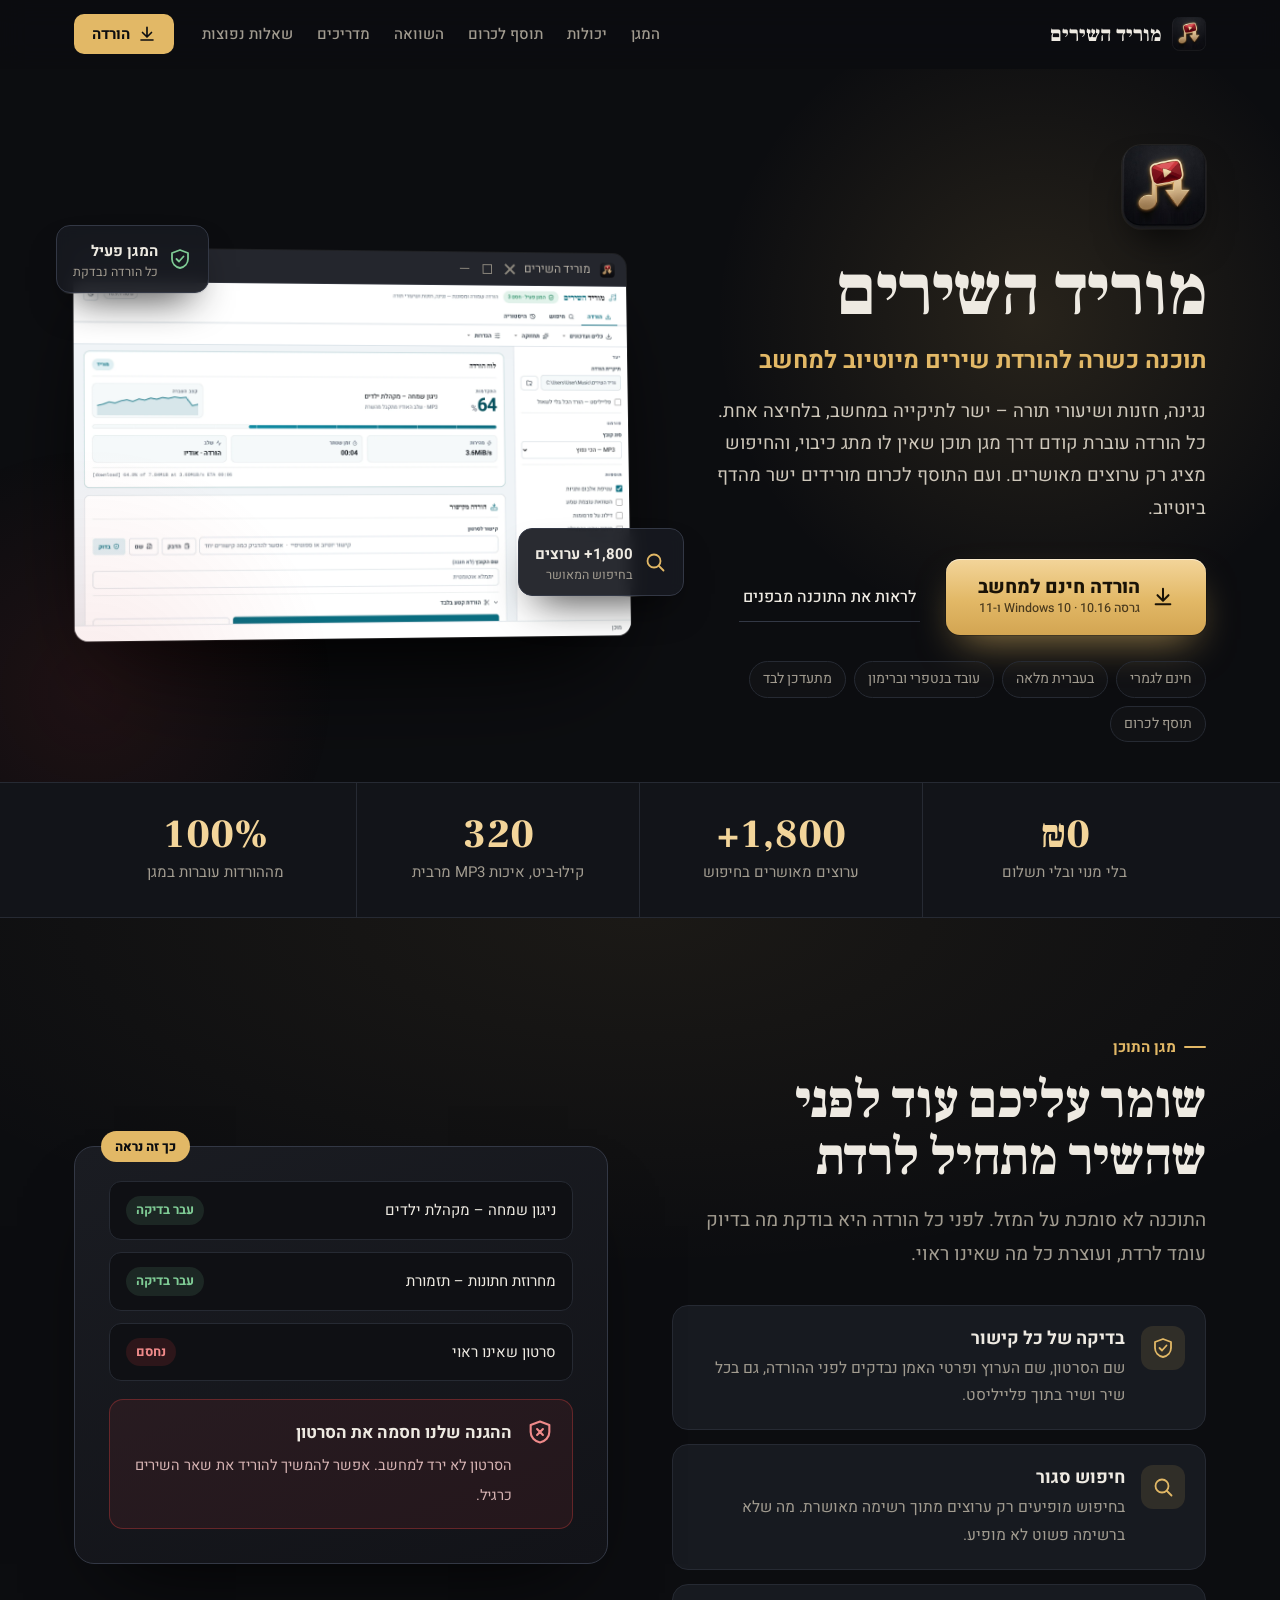
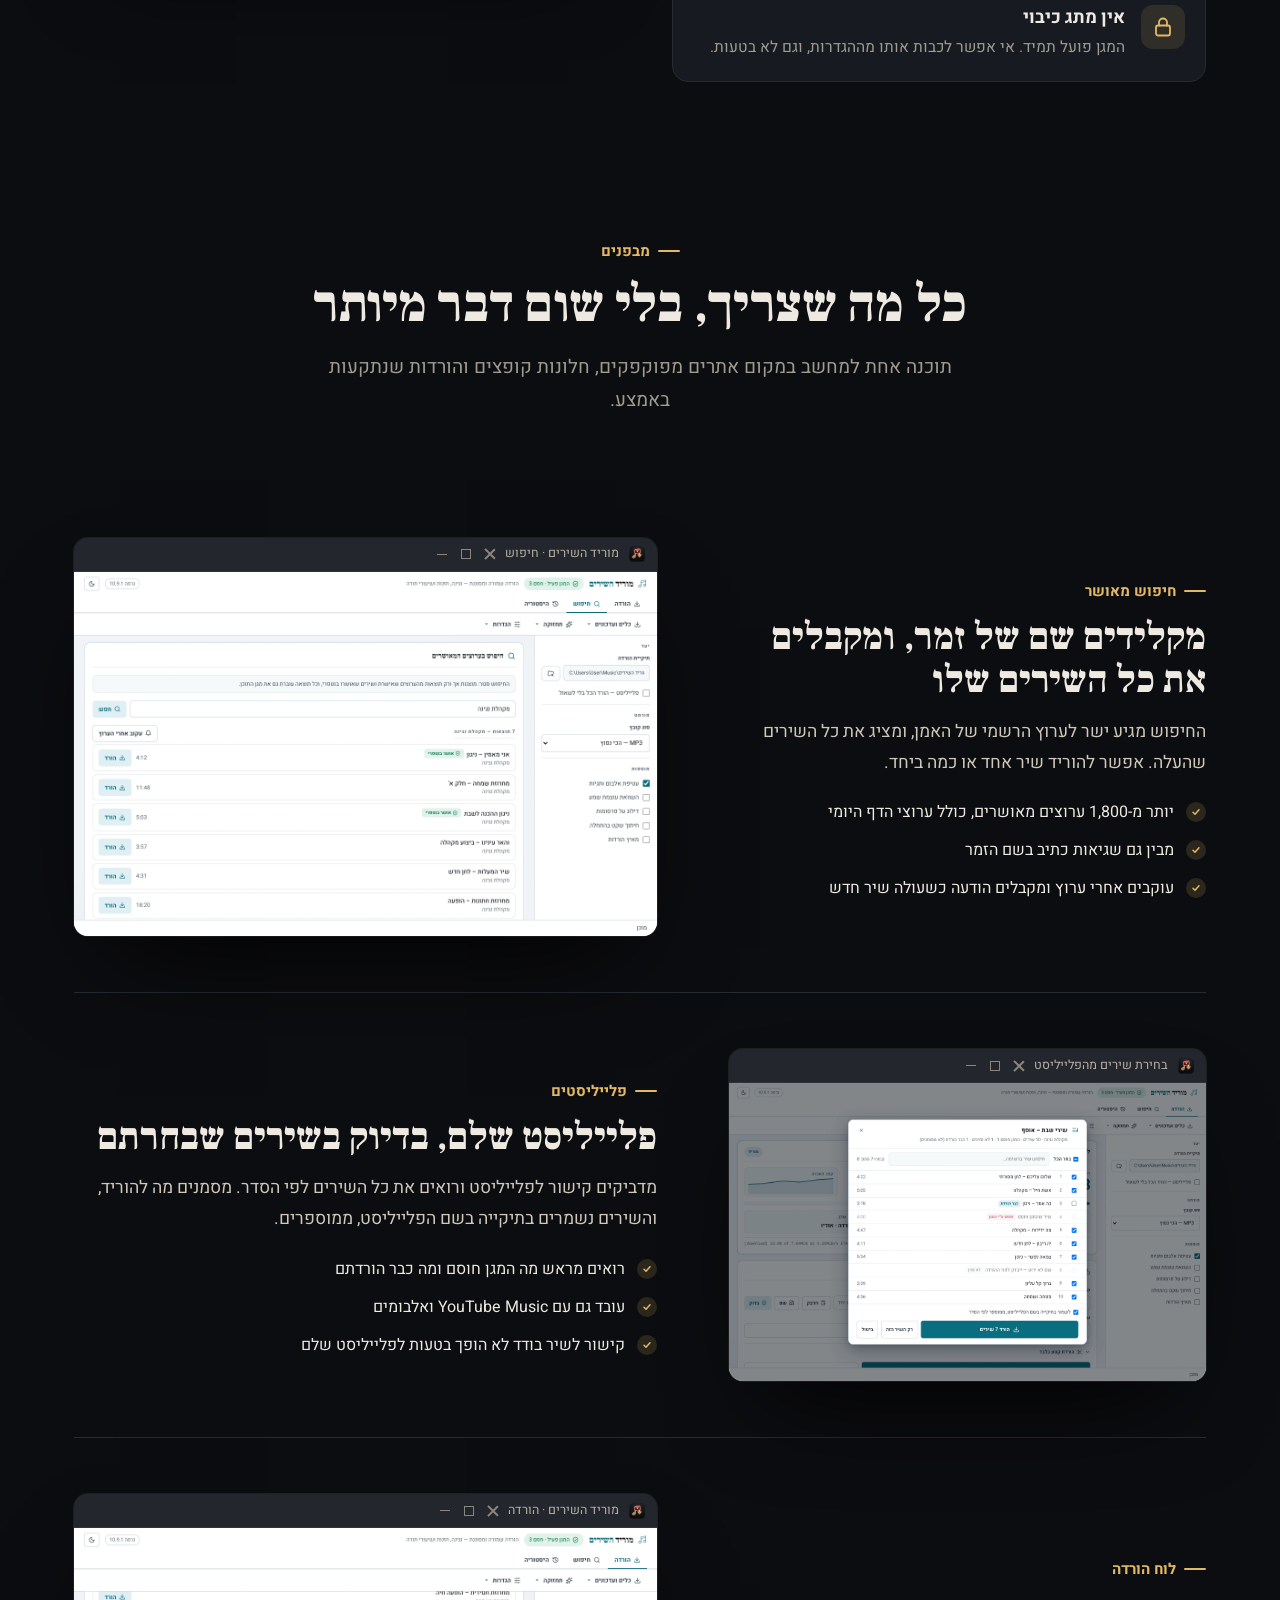
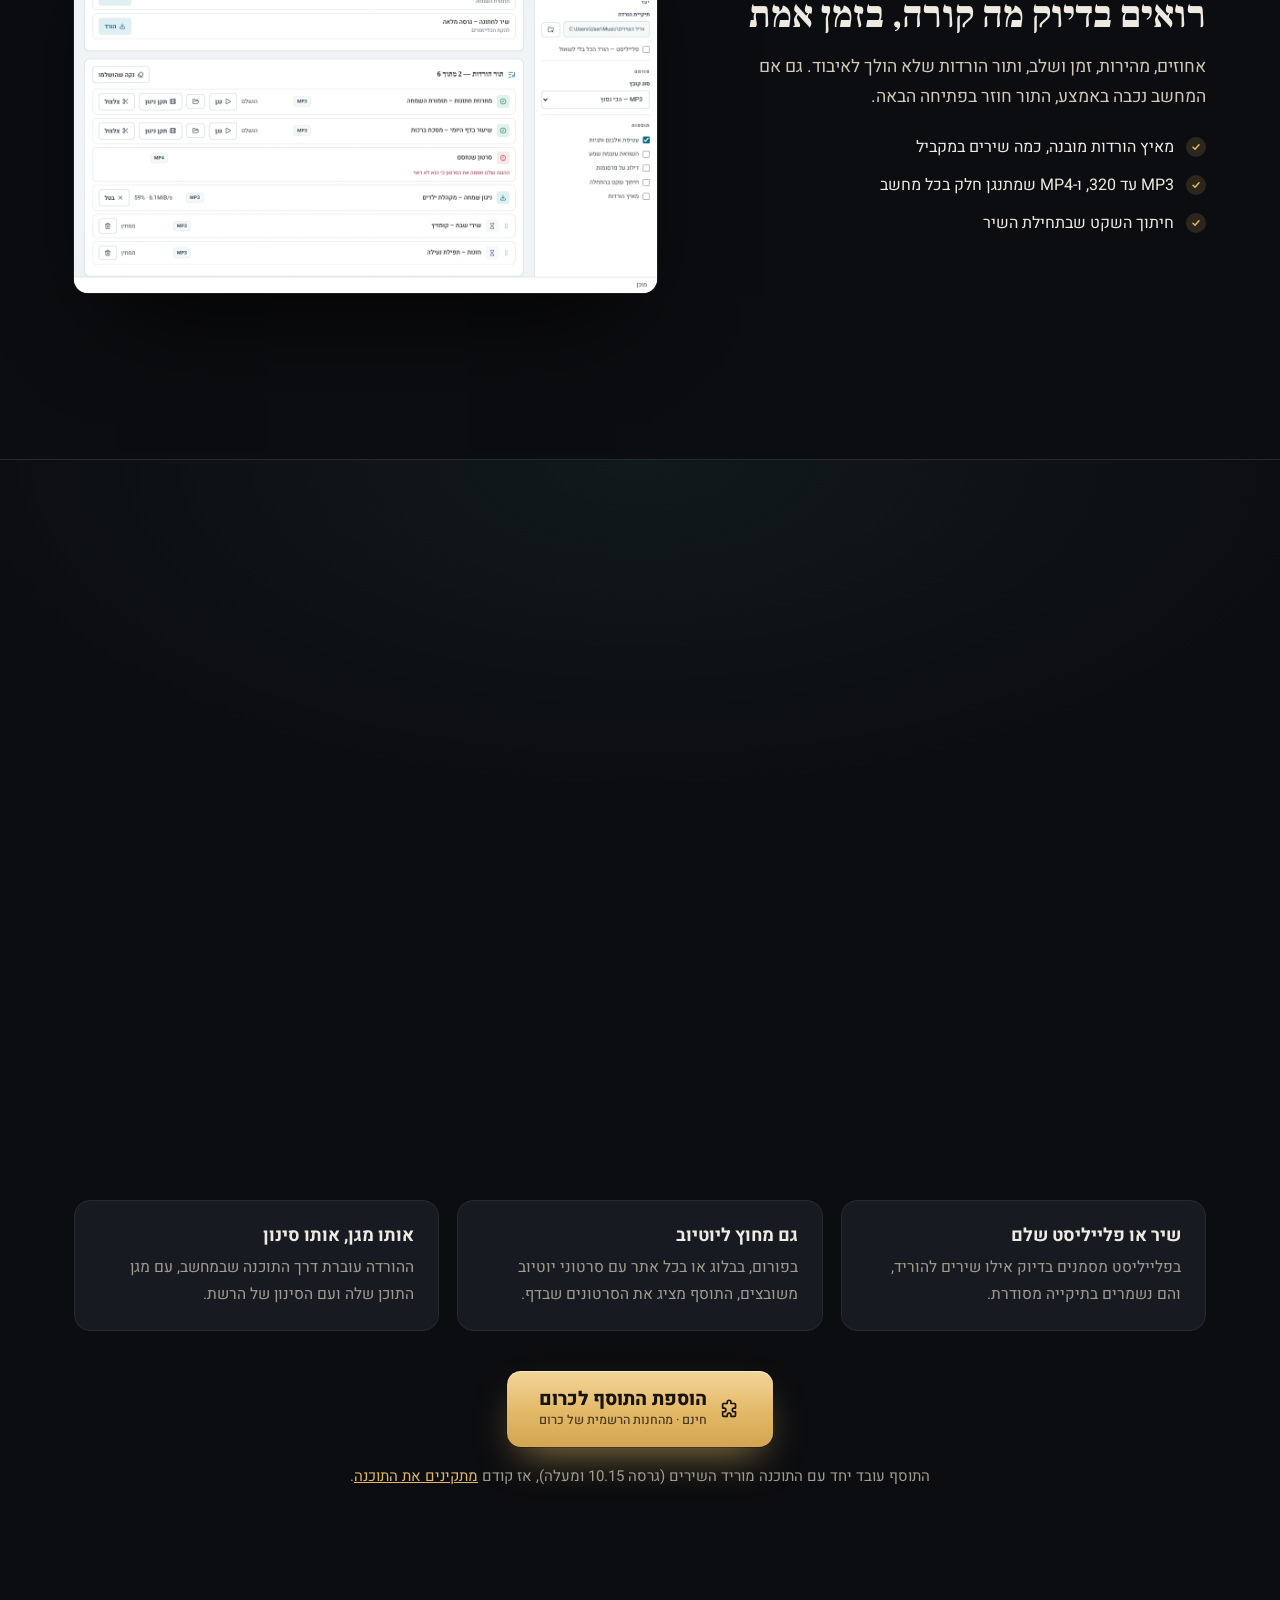
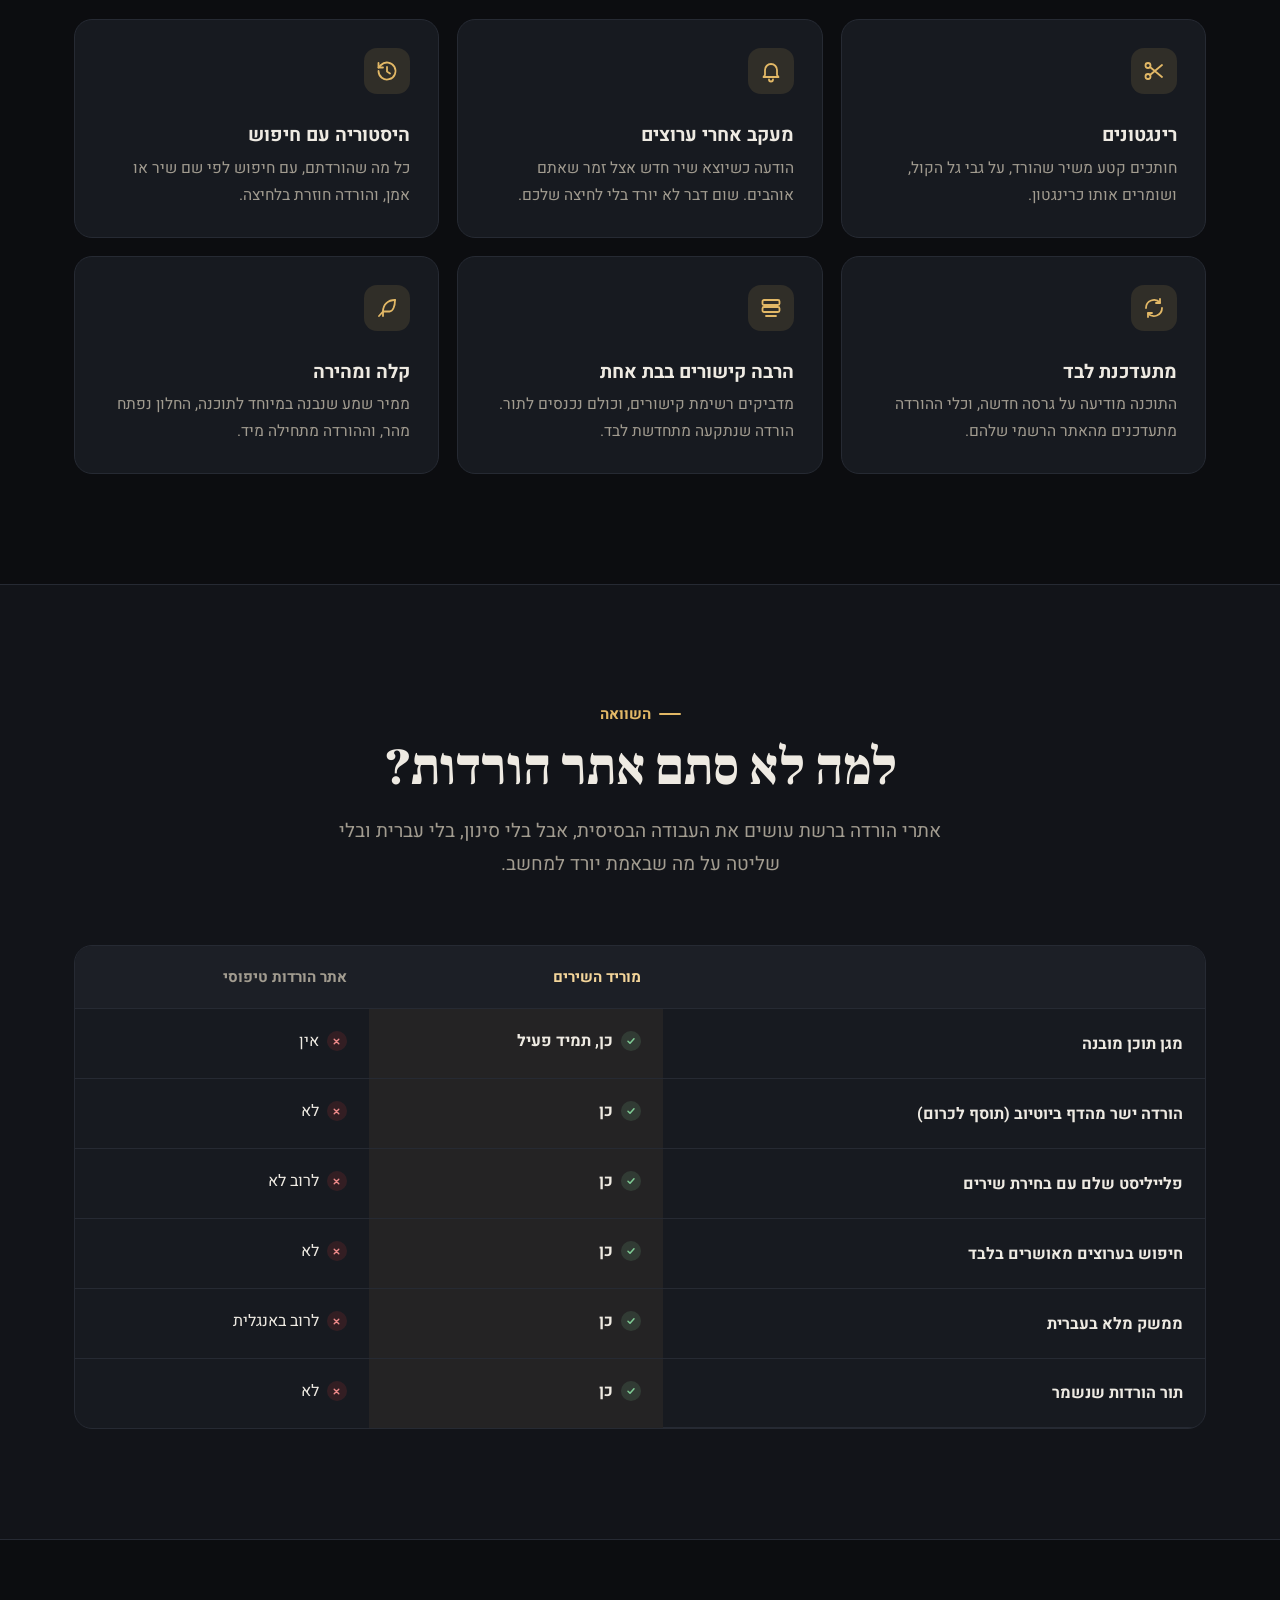
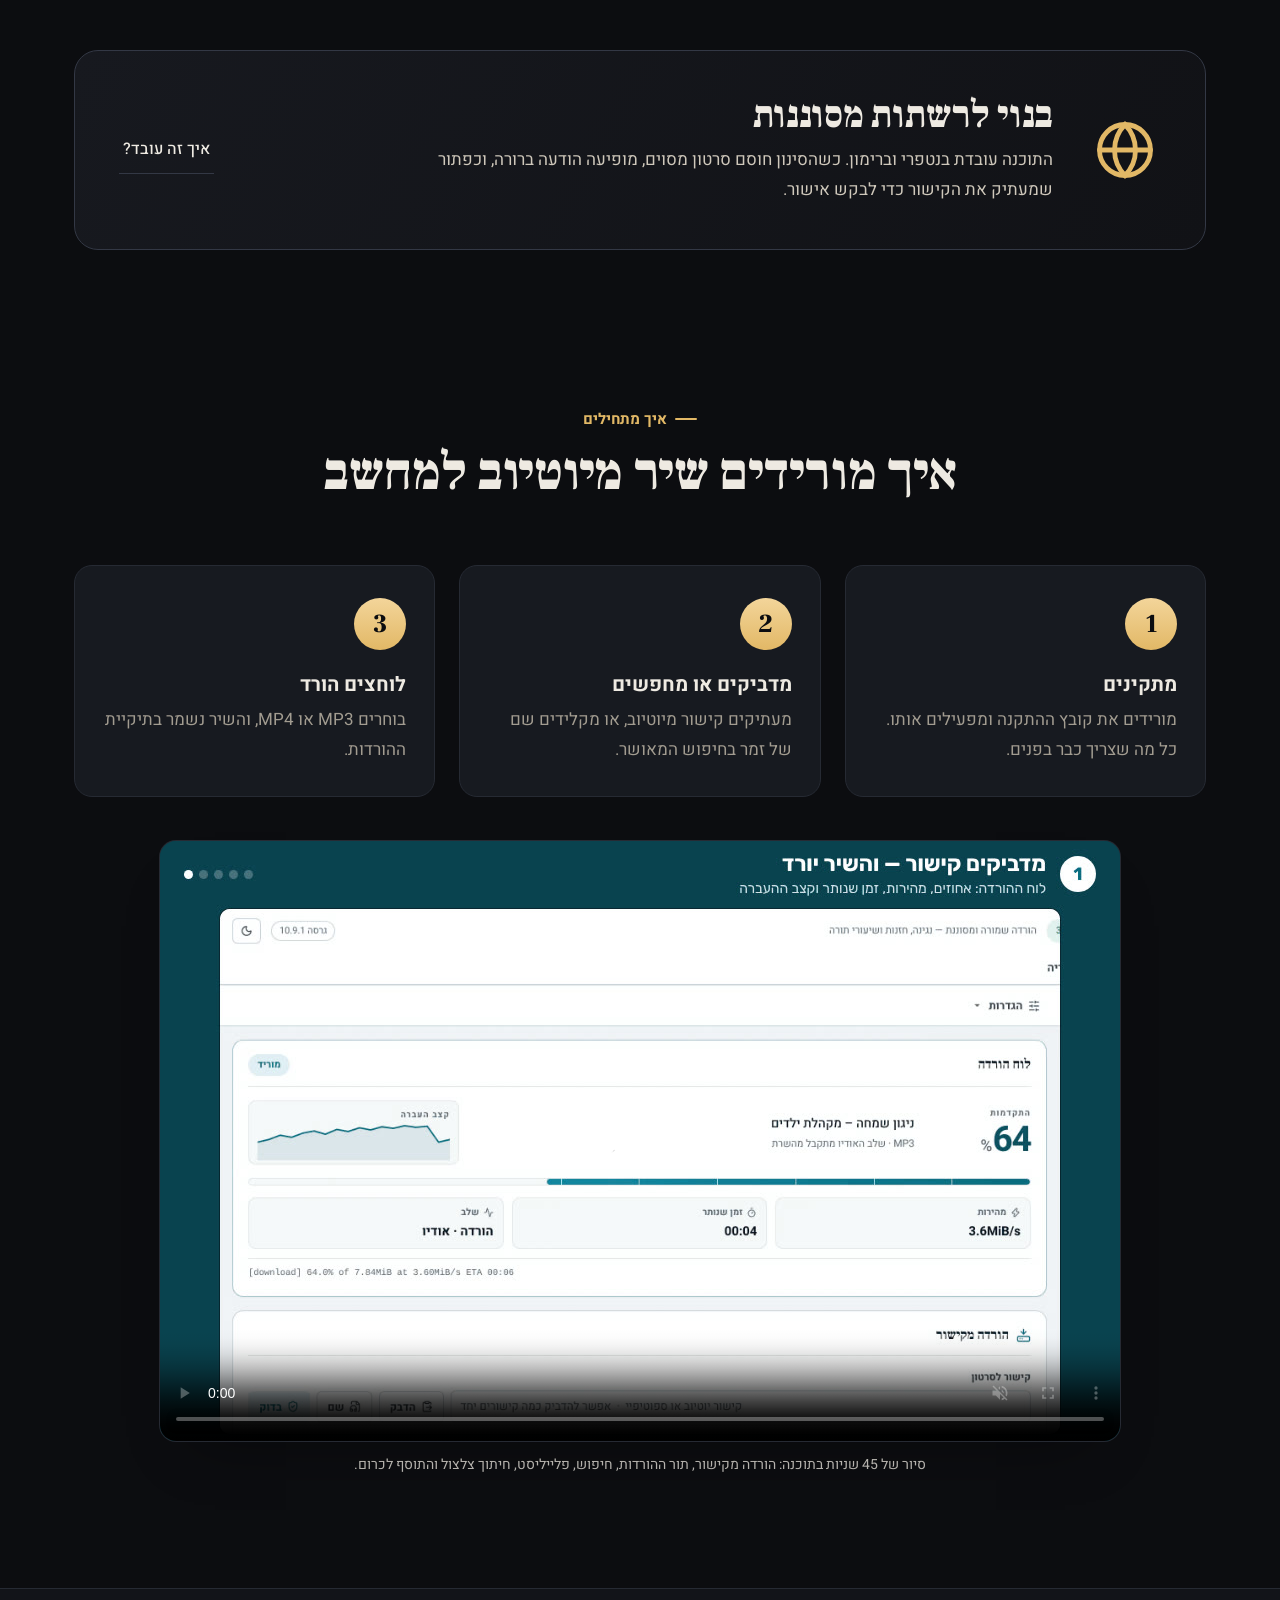
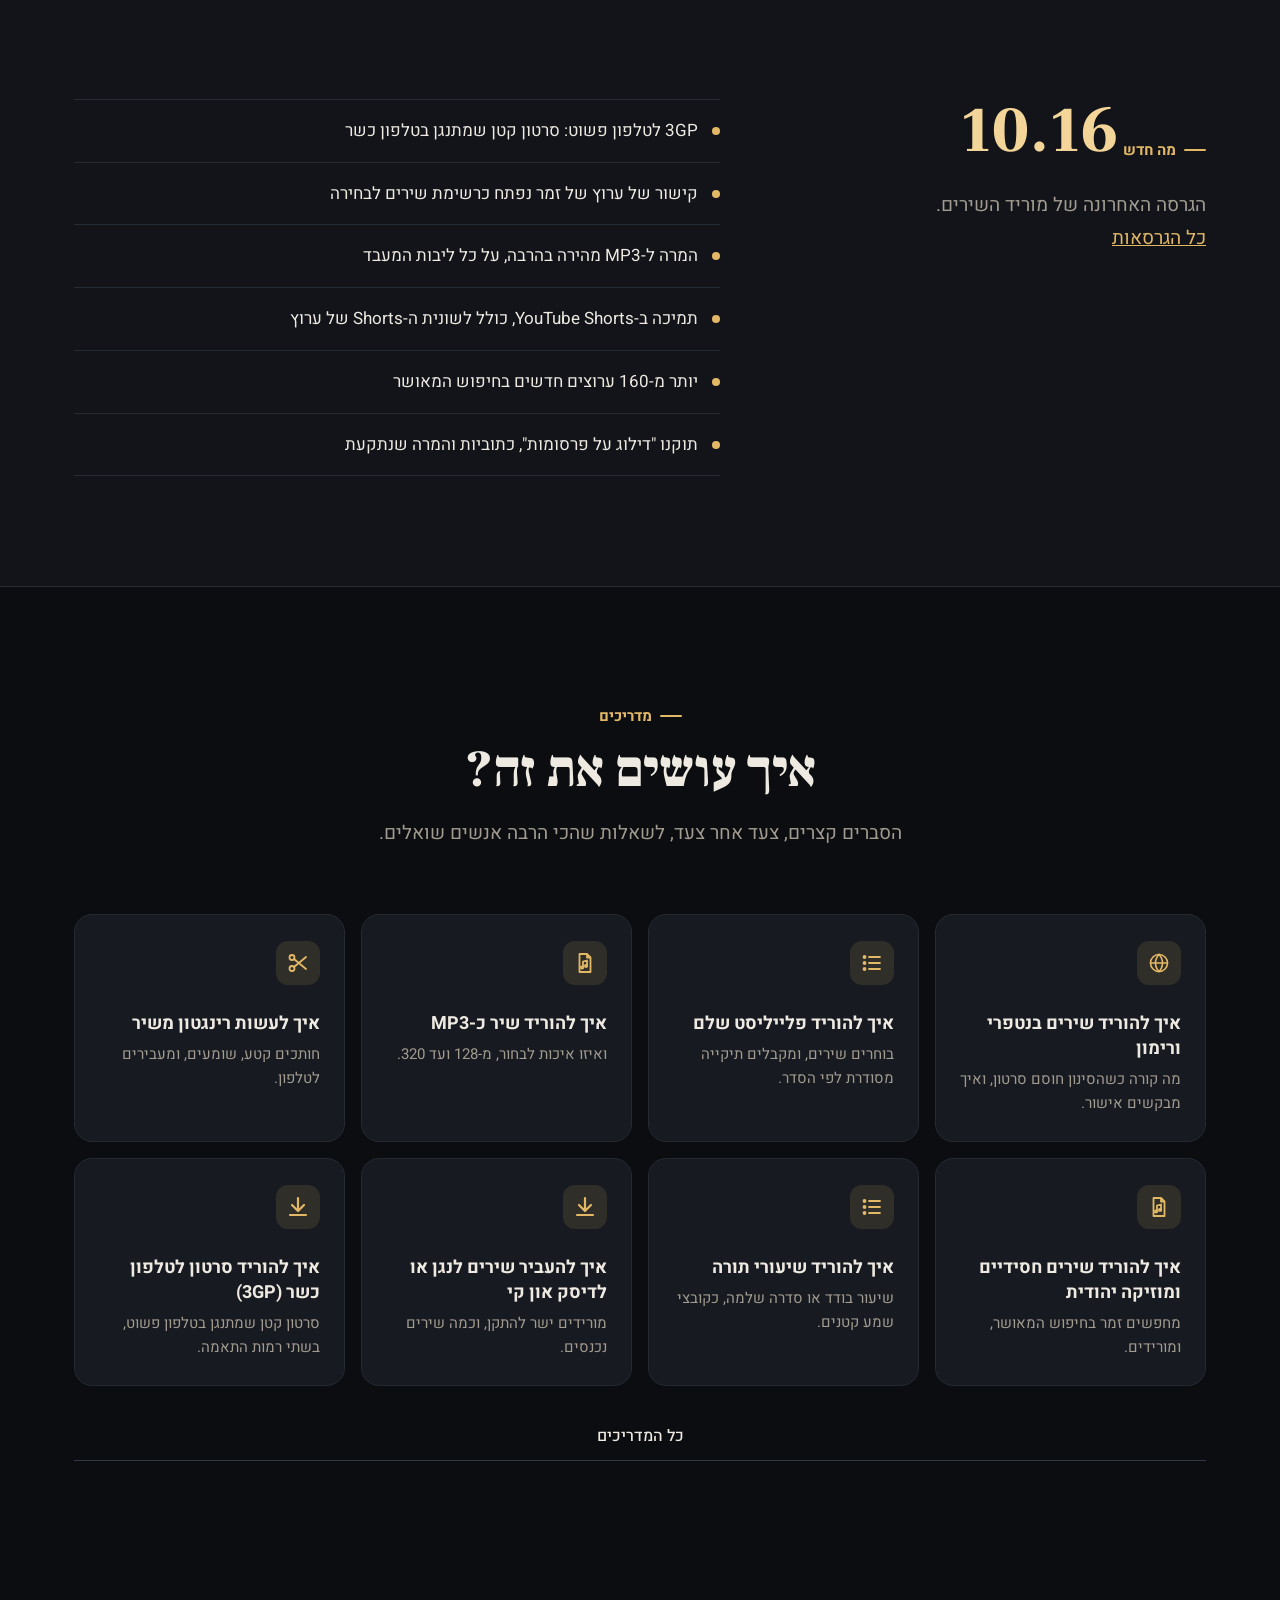
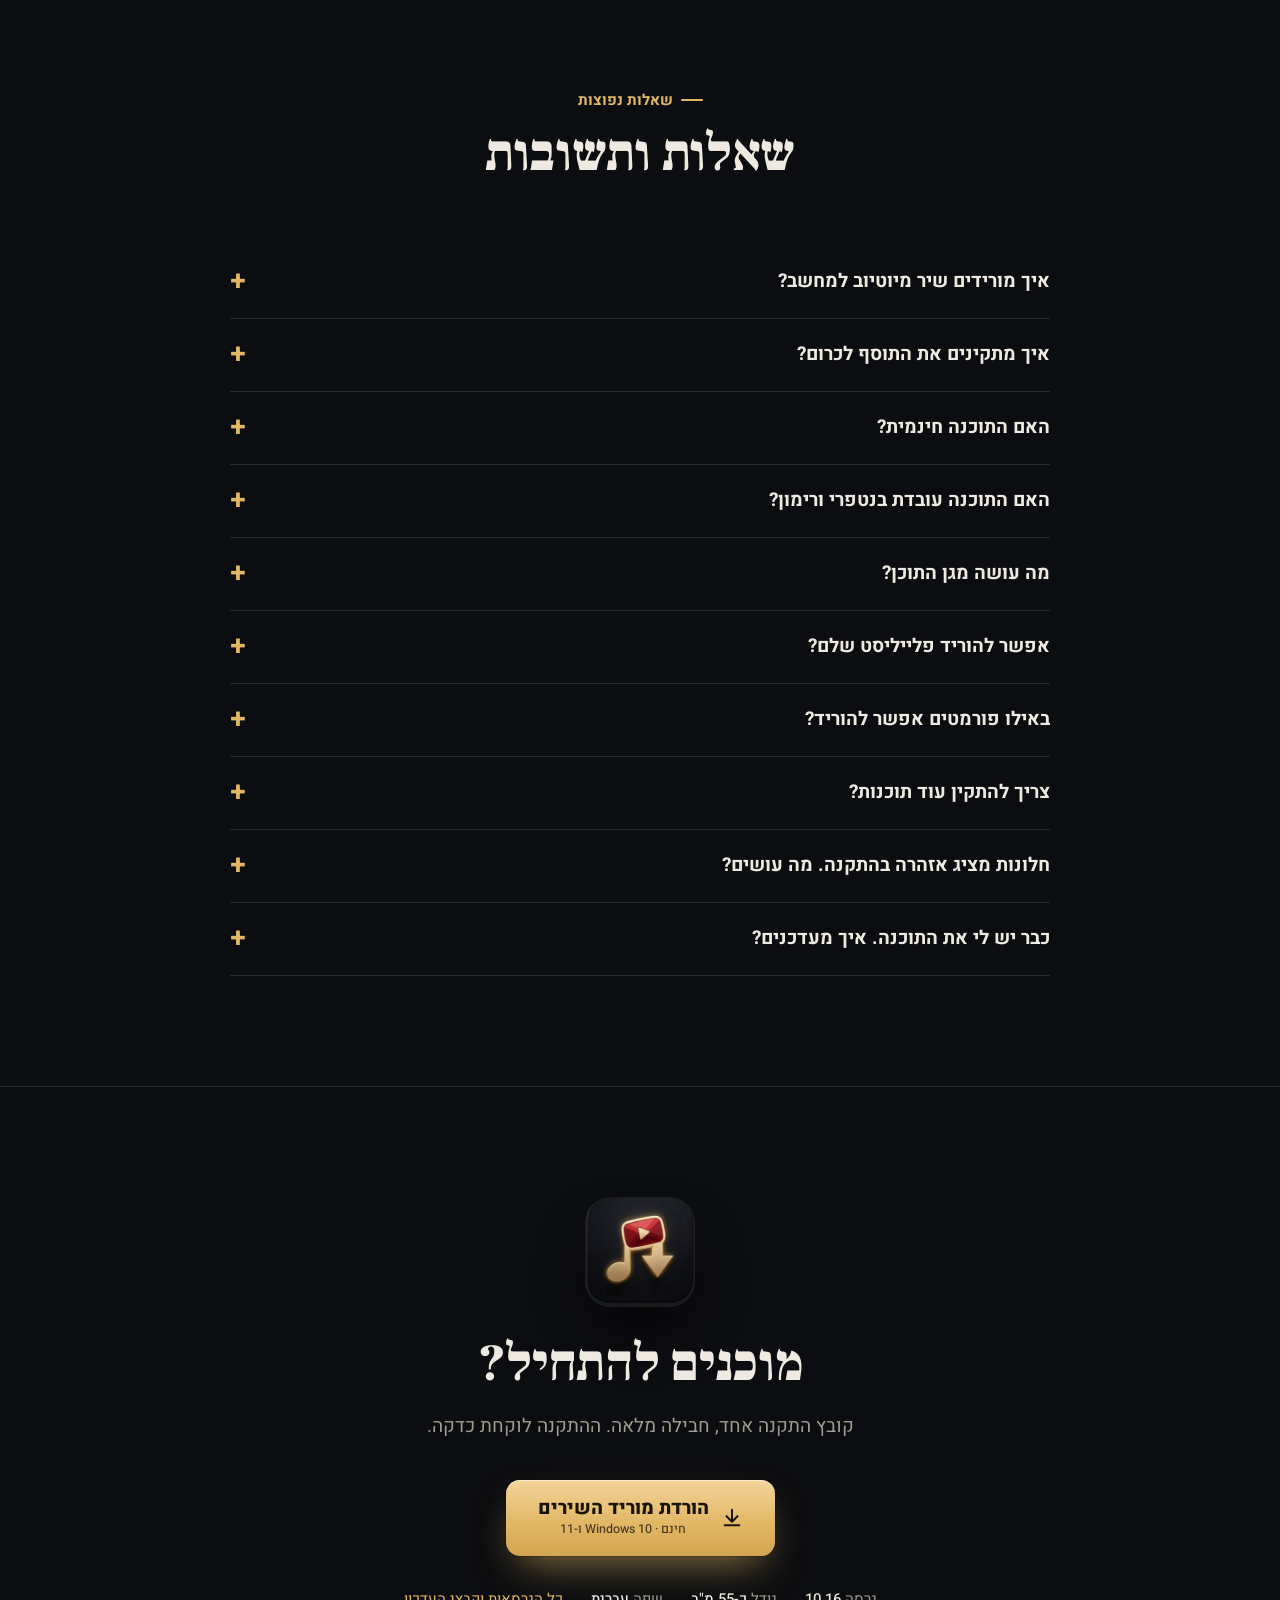
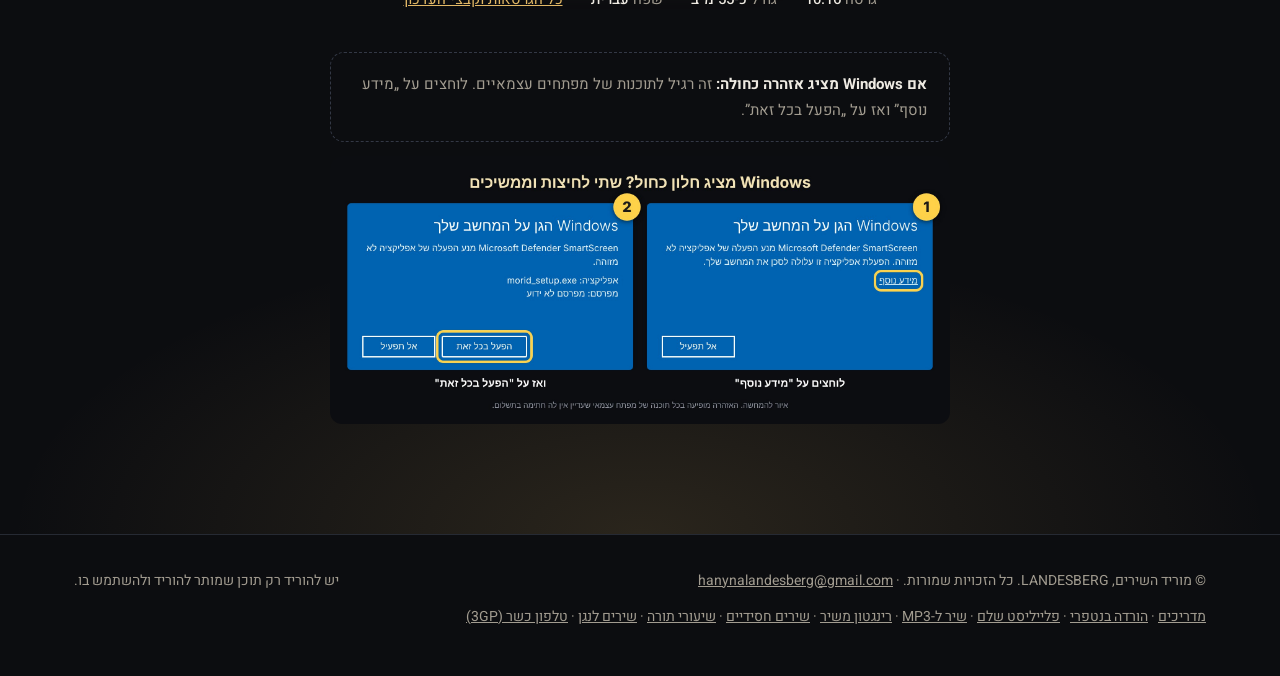
<file: index.html>
<!doctype html>
<html lang="he" dir="rtl">
<head>
<meta charset="utf-8">
<meta name="viewport" content="width=device-width, initial-scale=1">
<title>מוריד השירים – תוכנה כשרה להורדת שירים מיוטיוב למחשב | חינם</title>
<meta name="description" content="תוכנה חינמית בעברית להורדת שירים מיוטיוב למחשב, שעובדת גם בנטפרי וברימון. מגן תוכן מובנה, חיפוש בערוצים מאושרים, פלייליסטים, MP3 ו-MP4.">
<meta name="keywords" content="תוכנה להורדת שירים, הורדת שירים מיוטיוב, מוריד שירים, תוכנה כשרה להורדת שירים, הורדת שירים חסידיים, הורדת מוזיקה יהודית, הורדת שירים בנטפרי, המרה ל-MP3">
<link rel="canonical" href="https://hanyna.github.io/morid/">
<meta name="robots" content="index, follow, max-image-preview:large">
<meta name="theme-color" content="#0C0D10">

<meta property="og:type" content="website">
<meta property="og:locale" content="he_IL">
<meta property="og:site_name" content="מוריד השירים">
<meta property="og:title" content="מוריד השירים – תוכנה כשרה להורדת שירים מיוטיוב">
<meta property="og:description" content="מורידים שירים מיוטיוב למחשב בלחיצה, עם מגן תוכן מובנה. חינם, בעברית, עובד גם בנטפרי.">
<meta property="og:url" content="https://hanyna.github.io/morid/">
<meta property="og:image" content="https://hanyna.github.io/morid/og.png">
<meta property="og:image:width" content="1200">
<meta property="og:image:height" content="630">
<meta name="twitter:card" content="summary_large_image">

<link rel="icon" href="favicon.ico" sizes="any">
<link rel="icon" href="favicon-48.png" type="image/png" sizes="48x48">
<link rel="icon" href="favicon-96.png" type="image/png" sizes="96x96">
<link rel="icon" href="icon-192.png" type="image/png" sizes="192x192">
<link rel="apple-touch-icon" href="apple-touch-icon.png">
<link rel="preload" href="fonts/heebo-hebrew-400-normal.woff2" as="font" type="font/woff2" crossorigin>
<link rel="preload" href="fonts/frank-ruhl-libre-hebrew-900-normal.woff2" as="font" type="font/woff2" crossorigin>

<script type="application/ld+json">
{
  "@context": "https://schema.org",
  "@type": "SoftwareApplication",
  "name": "מוריד השירים",
  "alternateName": ["Morid Hashirim", "מוריד שירים"],
  "description": "תוכנה חינמית בעברית להורדת שירים וסרטונים מיוטיוב למחשב, עם מגן תוכן מובנה וחיפוש בערוצי מוזיקה יהודית מאושרים.",
  "applicationCategory": "MultimediaApplication",
  "operatingSystem": "Windows 10, Windows 11",
  "inLanguage": "he",
  "softwareVersion": "10.16",
  "url": "https://hanyna.github.io/morid/",
  "image": "https://hanyna.github.io/morid/logo.png",
  "screenshot": "https://hanyna.github.io/morid/shots/main.webp",
  "downloadUrl": "https://github.com/hanyna/morid/releases/latest",
  "offers": { "@type": "Offer", "price": "0", "priceCurrency": "ILS" },
  "author": { "@type": "Person", "name": "LANDESBERG" }
}
</script>
<script type="application/ld+json">
{
  "@context": "https://schema.org",
  "@type": "FAQPage",
  "mainEntity": [
    { "@type": "Question", "name": "איך מורידים שיר מיוטיוב למחשב?",
      "acceptedAnswer": { "@type": "Answer", "text": "מתקינים את מוריד השירים, מעתיקים את הקישור של השיר מיוטיוב ומדביקים אותו בתוכנה, בוחרים MP3 או MP4 ולוחצים הורד. השיר נשמר בתיקיית ההורדות." } },
    { "@type": "Question", "name": "איך מתקינים את התוסף לכרום?",
      "acceptedAnswer": { "@type": "Answer", "text": "קודם מתקינים את התוכנה מוריד השירים. אחר כך נכנסים לדף התוסף בחנות של כרום ולוחצים 'הוספה ל-Chrome'. התוכנה מתחברת לתוסף לבד." } },
    { "@type": "Question", "name": "האם התוכנה חינמית?",
      "acceptedAnswer": { "@type": "Answer", "text": "כן. התוכנה חינמית לגמרי, בלי מנוי ובלי תשלום." } },
    { "@type": "Question", "name": "האם התוכנה עובדת בנטפרי ורימון?",
      "acceptedAnswer": { "@type": "Answer", "text": "כן, התוכנה מותאמת לעבודה ברשתות מסוננות. כשהסינון חוסם סרטון מסוים, התוכנה מודיעה על כך ומאפשרת להעתיק את הקישור כדי לבקש אישור." } },
    { "@type": "Question", "name": "מה עושה מגן התוכן?",
      "acceptedAnswer": { "@type": "Answer", "text": "לפני כל הורדה התוכנה בודקת את שם הסרטון, הערוץ ופרטי האמן, וחוסמת תוכן שאינו ראוי. המגן פועל תמיד ואי אפשר לכבות אותו." } },
    { "@type": "Question", "name": "אפשר להוריד פלייליסט שלם?",
      "acceptedAnswer": { "@type": "Answer", "text": "כן. מדביקים קישור לפלייליסט, בוחרים אילו שירים להוריד, והם נשמרים בתיקייה בשם הפלייליסט, ממוספרים לפי הסדר." } },
    { "@type": "Question", "name": "באילו פורמטים אפשר להוריד?",
      "acceptedAnswer": { "@type": "Answer", "text": "שמע ב-MP3 באיכות לבחירה עד 320 קילו-ביט, וסרטונים ב-MP4 שמתנגנים בכל מחשב, ועוד פורמטים נוספים." } },
    { "@type": "Question", "name": "צריך להתקין עוד תוכנות?",
      "acceptedAnswer": { "@type": "Answer", "text": "לא. כל מה שהתוכנה צריכה כלול בקובץ ההתקנה, והכלים מתעדכנים לבד." } },
    { "@type": "Question", "name": "חלונות מציג אזהרה בהתקנה. מה עושים?",
      "acceptedAnswer": { "@type": "Answer", "text": "זו אזהרה רגילה לתוכנות של מפתחים עצמאיים. לוחצים על 'מידע נוסף' ואז על 'הפעל בכל זאת'." } },
    { "@type": "Question", "name": "כבר יש לי את התוכנה. איך מעדכנים?",
      "acceptedAnswer": { "@type": "Answer", "text": "התוכנה מודיעה בעצמה כשיש גרסה חדשה ומעדכנת בלחיצה. אפשר גם להוריד את קובץ העדכון מדף הגרסאות." } }
  ]
}
</script>

<script type="application/ld+json">
{
  "@context": "https://schema.org",
  "@type": "WebSite",
  "name": "מוריד השירים",
  "alternateName": "Morid Hashirim",
  "url": "https://hanyna.github.io/morid/",
  "inLanguage": "he"
}
</script>

<style>
@font-face{font-family:Heebo;font-weight:400;font-display:swap;src:url(fonts/heebo-hebrew-400-normal.woff2) format("woff2");unicode-range:U+0307-0308,U+0590-05FF,U+200C-2010,U+20AA,U+25CC,U+FB1D-FB4F}
@font-face{font-family:Heebo;font-weight:400;font-display:swap;src:url(fonts/heebo-latin-400-normal.woff2) format("woff2");unicode-range:U+0000-00FF,U+2000-206F,U+2190-21FF}
@font-face{font-family:Heebo;font-weight:500;font-display:swap;src:url(fonts/heebo-hebrew-500-normal.woff2) format("woff2");unicode-range:U+0307-0308,U+0590-05FF,U+200C-2010,U+20AA,U+25CC,U+FB1D-FB4F}
@font-face{font-family:Heebo;font-weight:500;font-display:swap;src:url(fonts/heebo-latin-500-normal.woff2) format("woff2");unicode-range:U+0000-00FF,U+2000-206F,U+2190-21FF}
@font-face{font-family:Heebo;font-weight:700;font-display:swap;src:url(fonts/heebo-hebrew-700-normal.woff2) format("woff2");unicode-range:U+0307-0308,U+0590-05FF,U+200C-2010,U+20AA,U+25CC,U+FB1D-FB4F}
@font-face{font-family:Heebo;font-weight:700;font-display:swap;src:url(fonts/heebo-latin-700-normal.woff2) format("woff2");unicode-range:U+0000-00FF,U+2000-206F,U+2190-21FF}
@font-face{font-family:Heebo;font-weight:800;font-display:swap;src:url(fonts/heebo-hebrew-800-normal.woff2) format("woff2");unicode-range:U+0307-0308,U+0590-05FF,U+200C-2010,U+20AA,U+25CC,U+FB1D-FB4F}
@font-face{font-family:Heebo;font-weight:800;font-display:swap;src:url(fonts/heebo-latin-800-normal.woff2) format("woff2");unicode-range:U+0000-00FF,U+2000-206F,U+2190-21FF}
@font-face{font-family:"Frank Ruhl Libre";font-weight:900;font-display:swap;src:url(fonts/frank-ruhl-libre-hebrew-900-normal.woff2) format("woff2");unicode-range:U+0307-0308,U+0590-05FF,U+200C-2010,U+20AA,U+25CC,U+FB1D-FB4F}
@font-face{font-family:"Frank Ruhl Libre";font-weight:900;font-display:swap;src:url(fonts/frank-ruhl-libre-latin-900-normal.woff2) format("woff2");unicode-range:U+0000-00FF,U+2000-206F,U+2190-21FF}

/* הצבעים לקוחים מהלוגו: שחור עמוק, זהב חם ואדום */
:root{
  --ink:#0C0D10;
  --ink-2:#121419;
  --panel:#171A20;
  --rule:#262A33;
  --rule-2:#333845;
  --text:#EEEAE2;
  --muted:#A29C90;
  --gold:#E2B866;
  --gold-hi:#F3D59A;
  --gold-lo:#9C7A3A;
  --red:#C53A3A;
  --green:#7FCB95;
  --serif:"Frank Ruhl Libre","David Libre",Georgia,serif;
  --sans:Heebo,"Segoe UI",Arial,sans-serif;
  --wrap:1180px;
}
*{box-sizing:border-box}
html{scroll-behavior:smooth;scroll-padding-top:80px}
body{margin:0;background:var(--ink);color:var(--text);font:400 17px/1.75 var(--sans);-webkit-font-smoothing:antialiased;overflow-x:hidden}
img{max-width:100%;display:block}
a{color:var(--gold)}
:focus-visible{outline:2px solid var(--gold);outline-offset:3px;border-radius:6px}
.wrap{max-width:var(--wrap);margin:0 auto;padding:0 24px}
.skip{position:absolute;inset-inline-start:-999px}
.skip:focus{inset-inline-start:16px;top:12px;background:var(--gold);color:var(--ink);padding:6px 12px;z-index:99}
.ic{width:24px;height:24px;flex:none}

/* ---------- כותרת דביקה ---------- */
.top{position:sticky;top:0;z-index:50;background:rgba(12,13,16,.82);backdrop-filter:saturate(1.4) blur(14px);-webkit-backdrop-filter:saturate(1.4) blur(14px);border-bottom:1px solid transparent;transition:border-color .2s}
.top.scrolled{border-bottom-color:var(--rule)}
.top .wrap{display:flex;align-items:center;gap:28px;height:68px}
.brand{display:flex;align-items:center;gap:10px;text-decoration:none;color:var(--text);font:900 21px/1 var(--serif)}
.brand img{width:34px;height:34px;border-radius:8px}
.top nav{display:flex;gap:24px;margin-inline-start:auto}
.top nav a{color:var(--muted);text-decoration:none;font-size:15px;font-weight:500}
.top nav a:hover{color:var(--text)}
.top .mini{display:inline-flex;align-items:center;gap:8px;background:var(--gold);color:var(--ink);text-decoration:none;font:700 15px/1 var(--sans);padding:11px 18px;border-radius:10px}
.top .mini .ic{width:18px;height:18px}

/* ---------- כפתורים ---------- */
.btn{display:inline-flex;align-items:center;justify-content:center;gap:12px;background:linear-gradient(180deg,var(--gold-hi),var(--gold) 55%,#D3A552);color:#1A1307;font:800 19px/1 var(--sans);padding:19px 32px;border-radius:14px;text-decoration:none;box-shadow:0 1px 0 rgba(255,255,255,.5) inset,0 0 0 1px rgba(0,0,0,.25),0 18px 40px -14px rgba(226,184,102,.65);transition:transform .15s,box-shadow .15s}
.btn:hover{transform:translateY(-2px);box-shadow:0 1px 0 rgba(255,255,255,.5) inset,0 0 0 1px rgba(0,0,0,.25),0 24px 50px -14px rgba(226,184,102,.8)}
.btn .ic{width:22px;height:22px}
.btn small{display:block;font:500 12.5px/1.2 var(--sans);opacity:.75;margin-top:4px}
.ghost{display:inline-flex;align-items:center;gap:8px;color:var(--text);text-decoration:none;font:500 16px var(--sans);padding:12px 4px;border-bottom:1px solid var(--rule-2)}
.ghost:hover{border-color:var(--gold);color:var(--gold-hi)}

/* ---------- פתיח ---------- */
.hero{position:relative;padding:76px 0 40px;overflow:hidden}
.hero::before{content:"";position:absolute;inset:-200px -200px auto auto;width:900px;height:900px;background:radial-gradient(closest-side,rgba(226,184,102,.13),transparent 70%);pointer-events:none}
.hero::after{content:"";position:absolute;inset:auto auto -260px -260px;width:700px;height:700px;background:radial-gradient(closest-side,rgba(197,58,58,.10),transparent 70%);pointer-events:none}
.hero-grid{position:relative;display:grid;grid-template-columns:minmax(0,1fr) minmax(0,1.15fr);gap:56px;align-items:center}
.hero-logo{width:84px;height:84px;border-radius:20px;margin-bottom:26px;box-shadow:0 20px 40px -16px rgba(0,0,0,.9),0 0 0 1px rgba(255,255,255,.06)}
h1{font:900 clamp(44px,5.6vw,74px)/1.02 var(--serif);margin:0;letter-spacing:-.5px}
.tag{font:700 clamp(19px,2vw,24px)/1.4 var(--sans);color:var(--gold);margin:16px 0 18px}
.lede{font-size:18.5px;color:#CFC8BB;max-width:31em;margin:0 0 34px}
.cta{display:flex;flex-wrap:wrap;align-items:center;gap:16px 26px}
.facts{list-style:none;padding:0;margin:26px 0 0;display:flex;flex-wrap:wrap;gap:8px}
.facts li{font-size:14px;color:var(--muted);border:1px solid var(--rule);border-radius:99px;padding:5px 13px;background:rgba(255,255,255,.02)}

/* חלון התוכנה */
.window{position:relative;border-radius:14px;background:#1D1F25;box-shadow:0 0 0 1px rgba(255,255,255,.08),0 60px 120px -40px rgba(0,0,0,.95),0 30px 60px -30px rgba(0,0,0,.7);overflow:hidden}
.window .bar{display:flex;align-items:center;gap:10px;height:34px;padding:0 12px;background:#24262D;border-bottom:1px solid #30333C;font-size:12.5px;color:#B7B1A6}
.window .bar img{width:16px;height:16px;border-radius:3px}
.window .bar .ctl{margin-inline-start:auto;display:flex;gap:14px;direction:ltr}
.window .bar .ctl i{width:10px;height:10px;border:1.5px solid #8C877D;display:block}
.window .bar .ctl i:first-child{height:0;border-width:1.5px 0 0;align-self:center}
.window .bar .ctl i:last-child{border:0;position:relative}
.window .bar .ctl i:last-child::before,.window .bar .ctl i:last-child::after{content:"";position:absolute;left:4px;top:-2px;width:1.5px;height:14px;background:#8C877D;transform:rotate(45deg)}
.window .bar .ctl i:last-child::after{transform:rotate(-45deg)}
.window .shot{display:block;width:100%;height:auto;aspect-ratio:var(--ar,16/10);object-fit:cover;object-position:top center;background:#EEF1F4}
.zoom{all:unset;cursor:zoom-in;display:block}
.zoom:focus-visible{outline:2px solid var(--gold);outline-offset:4px;border-radius:14px}
.hero .window{transform:perspective(1800px) rotateY(6deg) rotateX(2deg);transform-origin:left center}
.float{position:absolute;display:flex;align-items:center;gap:10px;background:rgba(23,26,32,.92);backdrop-filter:blur(8px);border:1px solid var(--rule-2);border-radius:14px;padding:12px 16px;font-size:14px;box-shadow:0 20px 40px -18px rgba(0,0,0,.9);white-space:nowrap}
.float b{display:block;font-size:15px}
.float small{display:block;color:var(--muted);font-size:12.5px;line-height:1.3}
.float .ic{color:var(--gold)}
.float.f1{inset-inline-start:-34px;bottom:44px}
.float.f2{inset-inline-end:-18px;top:-22px}
.float.f2 .ic{color:var(--green)}

/* ---------- רצועת מספרים ---------- */
.stats{border-block:1px solid var(--rule);background:var(--ink-2)}
.stats ul{list-style:none;margin:0;padding:0;display:grid;grid-template-columns:repeat(4,1fr)}
.stats li{padding:30px 24px;text-align:center;border-inline-start:1px solid var(--rule)}
.stats li:first-child{border-inline-start:0}
.stats b{display:block;font:900 40px/1.1 var(--serif);color:var(--gold-hi);font-variant-numeric:tabular-nums}
.stats span{color:var(--muted);font-size:15px}

/* ---------- קטעים ---------- */
section{padding:110px 0}
.eyebrow{display:inline-flex;align-items:center;gap:8px;color:var(--gold);font:700 15px var(--sans);margin-bottom:14px}
.eyebrow::before{content:"";width:22px;height:2px;background:var(--gold);border-radius:2px}
h2{font:900 clamp(34px,4.2vw,52px)/1.1 var(--serif);margin:0 0 18px;letter-spacing:-.3px}
.intro{color:var(--muted);font-size:19px;max-width:34em;margin:0}
.head-c{text-align:center;margin:0 auto 64px;max-width:760px}
.head-c .intro{margin:0 auto}

/* ---------- המגן ---------- */
.shield-sec{background:radial-gradient(1200px 500px at 50% 0,rgba(226,184,102,.07),transparent 70%)}
.shield-grid{display:grid;grid-template-columns:1fr 1fr;gap:64px;align-items:center}
.layers{list-style:none;margin:34px 0 0;padding:0;display:grid;gap:14px}
.layers li{display:grid;grid-template-columns:44px 1fr;gap:4px 16px;padding:20px;border:1px solid var(--rule);border-radius:16px;background:var(--panel)}
.layers .ic{width:44px;height:44px;padding:10px;border-radius:12px;background:rgba(226,184,102,.12);color:var(--gold);grid-row:span 2}
.layers h3{margin:0;font:700 18px/1.4 var(--sans)}
.layers p{margin:0;color:var(--muted);font-size:15.5px}
.blocked{position:relative;border-radius:20px;padding:34px;background:linear-gradient(160deg,#1A1C22,#121318);border:1px solid var(--rule-2);box-shadow:0 40px 80px -40px rgba(0,0,0,.9)}
.blocked .row{display:flex;align-items:center;gap:14px;padding:14px 16px;border-radius:12px;background:#0F1014;border:1px solid var(--rule);margin-bottom:12px;font-size:15px}
.blocked .row .t{flex:1;min-width:0;overflow:hidden;text-overflow:ellipsis;white-space:nowrap}
.blocked .row .st{font-size:13px;font-weight:700;padding:3px 10px;border-radius:99px;white-space:nowrap}
.ok{color:var(--green);background:rgba(127,203,149,.12)}
.no{color:#F08A8A;background:rgba(197,58,58,.16)}
.blocked .msg{margin-top:18px;display:flex;gap:14px;align-items:flex-start;padding:18px;border-radius:14px;background:rgba(197,58,58,.10);border:1px solid rgba(197,58,58,.4)}
.blocked .msg .ic{color:#F08A8A;width:28px;height:28px}
.blocked .msg b{display:block;margin-bottom:2px}
.blocked .msg span{color:#D6B3B3;font-size:14.5px}
.blocked .badge{position:absolute;top:-16px;inset-inline-end:26px;background:var(--gold);color:var(--ink);font:800 13px var(--sans);padding:6px 14px;border-radius:99px}

/* ---------- מצגת יכולות ---------- */
.feature{display:grid;grid-template-columns:minmax(0,.9fr) minmax(0,1.1fr);gap:72px;align-items:center;padding:56px 0}
/* ---------- התוסף לכרום ---------- */
.ext-sec{background:radial-gradient(1000px 480px at 50% 0,rgba(95,221,236,.06),transparent 70%);border-top:1px solid var(--rule)}
.ext-grid{display:grid;grid-template-columns:1fr 1fr;gap:24px}
.tour{margin:44px auto 0;max-width:960px}.tour-v{display:block;width:100%;height:auto;aspect-ratio:16/10;border-radius:16px;background:#0B3A47;box-shadow:0 0 0 1px var(--rule),0 30px 60px -34px rgba(0,0,0,.45)}.tour figcaption{margin-top:12px;text-align:center;font-size:14px;opacity:.75}
.ext-shot{width:100%;height:auto;border-radius:16px;box-shadow:0 0 0 1px rgba(255,255,255,.08),0 40px 80px -36px rgba(0,0,0,.95)}
.ext-points{display:grid;grid-template-columns:repeat(3,1fr);gap:18px;margin-top:34px}
.ext-points div{padding:22px 24px;border:1px solid var(--rule);border-radius:16px;background:var(--panel)}
.ext-points b{display:block;font:700 18px/1.4 var(--sans);margin-bottom:6px}
.ext-points span{display:block;color:var(--muted);font-size:15.5px}
.ext-cta{text-align:center;margin-top:40px}
.ext-note{color:var(--muted);font-size:15px;margin:16px 0 0}
@media (max-width:980px){.ext-grid,.ext-points{grid-template-columns:1fr}}

.feature + .feature{border-top:1px solid var(--rule)}
.feature.flip > :first-child{order:2}
.feature h3{font:900 clamp(28px,3vw,38px)/1.15 var(--serif);margin:0 0 14px}
.feature p{color:#CFC8BB;margin:0 0 20px;font-size:17.5px}
.ticks{list-style:none;margin:0;padding:0;display:grid;gap:10px}
.ticks li{display:flex;gap:12px;align-items:flex-start;color:var(--text);font-size:16px}
.ticks li::before{content:"";flex:none;width:20px;height:20px;margin-top:4px;border-radius:50%;background:rgba(226,184,102,.15) url("data:image/svg+xml,%3Csvg xmlns='http://www.w3.org/2000/svg' viewBox='0 0 24 24' fill='none' stroke='%23E2B866' stroke-width='3' stroke-linecap='round' stroke-linejoin='round'%3E%3Cpath d='M6 12.5l4 4 8-9'/%3E%3C/svg%3E") center/12px no-repeat}
.feature .window{box-shadow:0 0 0 1px rgba(255,255,255,.08),0 50px 100px -40px rgba(0,0,0,.95)}

/* ---------- רשת יכולות קטנות ---------- */
.grid{display:grid;grid-template-columns:repeat(3,1fr);gap:18px}
.card{padding:28px;border:1px solid var(--rule);border-radius:18px;background:var(--panel);transition:border-color .2s}
.card:hover{border-color:var(--rule-2)}
.card .ic{width:46px;height:46px;padding:11px;border-radius:13px;background:rgba(226,184,102,.12);color:var(--gold);margin-bottom:18px}
.card h3{margin:0 0 6px;font:700 19px/1.4 var(--sans)}
.card p{margin:0;color:var(--muted);font-size:15.5px}

/* ---------- השוואה ---------- */
.compare{width:100%;border-collapse:separate;border-spacing:0;border:1px solid var(--rule);border-radius:18px;overflow:hidden;background:var(--panel)}
.compare th,.compare td{padding:18px 22px;text-align:start;border-bottom:1px solid var(--rule);font-size:16px}
.compare tr:last-child td{border-bottom:0}
.compare thead th{background:#1C1F26;font-weight:700;font-size:15px;color:var(--muted)}
.compare thead th.us{color:var(--gold-hi)}
.compare td.us{background:rgba(226,184,102,.06);font-weight:700}
.compare .y,.compare .n{display:inline-flex;align-items:center;gap:8px}
.compare .y::before,.compare .n::before{content:"";width:20px;height:20px;border-radius:50%;flex:none}
.compare .y::before{background:rgba(127,203,149,.15) url("data:image/svg+xml,%3Csvg xmlns='http://www.w3.org/2000/svg' viewBox='0 0 24 24' fill='none' stroke='%237FCB95' stroke-width='3' stroke-linecap='round' stroke-linejoin='round'%3E%3Cpath d='M6 12.5l4 4 8-9'/%3E%3C/svg%3E") center/12px no-repeat}
.compare .n::before{background:rgba(197,58,58,.16) url("data:image/svg+xml,%3Csvg xmlns='http://www.w3.org/2000/svg' viewBox='0 0 24 24' fill='none' stroke='%23F08A8A' stroke-width='3' stroke-linecap='round'%3E%3Cpath d='M7 7l10 10M17 7L7 17'/%3E%3C/svg%3E") center/11px no-repeat}
.compare-note{color:var(--muted);font-size:14px;margin:14px 0 0}

/* ---------- נטפרי ---------- */
.net{display:grid;grid-template-columns:auto 1fr auto;gap:36px;align-items:center;padding:44px;border-radius:24px;border:1px solid var(--rule-2);background:linear-gradient(120deg,#17191F,#111216)}
.net .ic{width:72px;height:72px;color:var(--gold)}
.net h2{font-size:clamp(28px,3vw,38px);margin-bottom:8px}
.net p{margin:0;color:#CFC8BB;max-width:40em}

/* ---------- שלבים ---------- */
.steps{counter-reset:s;list-style:none;margin:0;padding:0;display:grid;grid-template-columns:repeat(3,1fr);gap:24px;position:relative}
.steps li{counter-increment:s;position:relative;padding:32px 28px;border-radius:18px;border:1px solid var(--rule);background:var(--panel)}
.steps li::before{content:counter(s);display:grid;place-items:center;width:52px;height:52px;border-radius:50%;margin-bottom:20px;font:900 26px/1 var(--serif);color:var(--ink);background:linear-gradient(180deg,var(--gold-hi),var(--gold))}
.steps h3{margin:0 0 6px;font:700 20px var(--sans)}
.steps p{margin:0;color:var(--muted)}

/* ---------- מה חדש ---------- */
.news{display:grid;grid-template-columns:.8fr 1.2fr;gap:56px;align-items:start}
.ver{display:inline-block;font:900 64px/1 var(--serif);color:var(--gold-hi)}
.news ul{list-style:none;margin:0;padding:0;border-top:1px solid var(--rule)}
.news li{padding:16px 0;border-bottom:1px solid var(--rule);display:flex;gap:14px}
.news li::before{content:"";flex:none;width:8px;height:8px;margin-top:11px;border-radius:50%;background:var(--gold)}

/* ---------- מדריכים ---------- */
.guides{display:grid;grid-template-columns:repeat(4,1fr);gap:16px;list-style:none;margin:0;padding:0}
.guides a{display:block;height:100%;padding:26px 24px;border:1px solid var(--rule);border-radius:18px;background:var(--panel);text-decoration:none;color:var(--text);transition:border-color .2s,transform .15s}
.guides a:hover{border-color:var(--gold);transform:translateY(-2px)}
.guides .ic{width:44px;height:44px;padding:10px;border-radius:12px;background:rgba(226,184,102,.12);color:var(--gold);margin-bottom:16px}
.guides b{display:block;font:700 18px/1.4 var(--sans);margin-bottom:6px}
.guides span{display:block;color:var(--muted);font-size:15px;line-height:1.6}
.guides-all{display:block;text-align:center;margin-top:26px}

/* ---------- שאלות ---------- */
.faq{max-width:820px;margin:0 auto}
.faq details{border-bottom:1px solid var(--rule)}
.faq summary{cursor:pointer;list-style:none;padding:22px 0;font:700 19px/1.4 var(--sans);display:flex;justify-content:space-between;gap:20px}
.faq summary::-webkit-details-marker{display:none}
.faq summary::after{content:"+";color:var(--gold);font-size:28px;line-height:1;transition:transform .2s}
.faq details[open] summary::after{transform:rotate(45deg)}
.faq details p{margin:0 0 24px;color:#CFC8BB;max-width:44em}

/* ---------- הורדה ---------- */
.get{position:relative;overflow:hidden;text-align:center;border-top:1px solid var(--rule);background:radial-gradient(900px 420px at 50% 100%,rgba(226,184,102,.14),transparent 70%)}
.get .logo{width:110px;height:110px;border-radius:26px;margin:0 auto 28px;box-shadow:0 30px 60px -20px rgba(0,0,0,.95)}
.get .intro{margin:0 auto 36px}
.spec{list-style:none;display:flex;flex-wrap:wrap;justify-content:center;gap:10px 28px;padding:0;margin:30px 0 0;color:var(--muted);font-size:15px}
.spec b{color:var(--text);font-weight:500}
.warn{max-width:620px;margin:40px auto 0;padding:18px 22px;border-radius:14px;border:1px dashed var(--rule-2);color:var(--muted);font-size:15px;text-align:start}
.warn b{color:var(--text)}

footer{border-top:1px solid var(--rule);padding:34px 0 46px;color:var(--muted);font-size:14px}
footer .wrap{display:flex;flex-wrap:wrap;justify-content:space-between;gap:12px}
footer a{color:var(--muted)}

/* ---------- הגדלת תמונה ---------- */
dialog.lb{border:0;padding:0;background:transparent;max-width:min(1400px,94vw);max-height:92vh}
dialog.lb::backdrop{background:rgba(5,5,7,.88);backdrop-filter:blur(4px)}
dialog.lb img{max-height:88vh;width:auto;border-radius:12px;box-shadow:0 40px 100px rgba(0,0,0,.8)}
dialog.lb button{position:absolute;top:10px;inset-inline-end:10px;width:40px;height:40px;border-radius:50%;border:0;background:rgba(0,0,0,.6);color:#fff;font-size:22px;cursor:pointer}

/* ---------- כניסה ---------- */
.reveal{opacity:0;transform:translateY(18px);transition:opacity .7s ease,transform .7s ease}
.reveal.in{opacity:1;transform:none}

@media (max-width:980px){
  .hero{padding:48px 0 24px}
  .hero-grid,.shield-grid,.feature,.news{grid-template-columns:1fr;gap:40px}
  .feature.flip > :first-child{order:0}
  .hero .window{transform:none}
  .float.f1{inset-inline-start:12px;bottom:-22px}
  .float.f2{inset-inline-end:12px;top:-18px}
  .grid{grid-template-columns:1fr 1fr}
  .guides{grid-template-columns:1fr 1fr}
  .steps{grid-template-columns:1fr}
  .stats ul{grid-template-columns:1fr 1fr}
  .stats li:nth-child(3){border-inline-start:0}
  .stats li:nth-child(n+3){border-top:1px solid var(--rule)}
  .net{grid-template-columns:1fr;text-align:center;justify-items:center}
  .top nav{display:none}
  .top .mini{margin-inline-start:auto}
}
@media (max-width:620px){
  body{font-size:16px}
  .wrap{padding:0 16px}
  section{padding:72px 0}
  .grid{grid-template-columns:1fr}
  .guides{grid-template-columns:1fr}
  .btn{width:100%}
  .float{display:none}
  .stats b{font-size:32px}
  .compare th,.compare td{padding:14px 12px;font-size:14.5px}
  .blocked{padding:22px}
  .net{padding:30px 22px}
}
@media (prefers-reduced-motion:reduce){
  *{animation:none!important;transition:none!important}
  html{scroll-behavior:auto}
  .reveal{opacity:1;transform:none}
}
</style>
<script type="application/ld+json">{"@context": "https://schema.org", "@type": "VideoObject", "name": "מוריד השירים – סיור קצר בתוכנה", "description": "סיור של 45 שניות במוריד השירים: הורדת שיר מיוטיוב מקישור, תור ההורדות ומגן התוכן, חיפוש בערוצים המאושרים, הורדת פלייליסט, חיתוך צלצול והתוסף לכרום.", "thumbnailUrl": "https://hanyna.github.io/morid/shots/tour-poster.jpg", "contentUrl": "https://hanyna.github.io/morid/shots/tour.mp4", "uploadDate": "2026-11-18T12:00:00+02:00", "duration": "PT45S", "inLanguage": "he"}</script>
</head>
<body>
<a class="skip" href="#main">דלגו לתוכן</a>

<svg width="0" height="0" style="position:absolute" aria-hidden="true">
  <defs>
    <symbol id="i-down" viewBox="0 0 24 24" fill="none" stroke="currentColor" stroke-width="2.2" stroke-linecap="round" stroke-linejoin="round"><path d="M12 3v12M6 10l6 6 6-6M4 20h16"/></symbol>
    <symbol id="i-shield" viewBox="0 0 24 24" fill="none" stroke="currentColor" stroke-width="1.8" stroke-linecap="round" stroke-linejoin="round"><path d="M12 3l8 3v6c0 4.5-3.4 8-8 9-4.6-1-8-4.5-8-9V6z"/><path d="M8.5 12l2.5 2.5 4.5-5"/></symbol>
    <symbol id="i-shield-x" viewBox="0 0 24 24" fill="none" stroke="currentColor" stroke-width="1.8" stroke-linecap="round" stroke-linejoin="round"><path d="M12 3l8 3v6c0 4.5-3.4 8-8 9-4.6-1-8-4.5-8-9V6z"/><path d="M9.5 9.5l5 5M14.5 9.5l-5 5"/></symbol>
    <symbol id="i-search" viewBox="0 0 24 24" fill="none" stroke="currentColor" stroke-width="1.8" stroke-linecap="round"><circle cx="11" cy="11" r="6.5"/><path d="M16 16l4.5 4.5"/></symbol>
    <symbol id="i-list" viewBox="0 0 24 24" fill="none" stroke="currentColor" stroke-width="1.8" stroke-linecap="round"><path d="M9 6h11M9 12h11M9 18h11"/><circle cx="4.5" cy="6" r="1"/><circle cx="4.5" cy="12" r="1"/><circle cx="4.5" cy="18" r="1"/></symbol>
    <symbol id="i-net" viewBox="0 0 24 24" fill="none" stroke="currentColor" stroke-width="1.6" stroke-linecap="round"><circle cx="12" cy="12" r="8.5"/><path d="M3.5 12h17M12 3.5c2.5 2.6 3.5 5.4 3.5 8.5s-1 5.9-3.5 8.5c-2.5-2.6-3.5-5.4-3.5-8.5s1-5.9 3.5-8.5z"/></symbol>
    <symbol id="i-bolt" viewBox="0 0 24 24" fill="none" stroke="currentColor" stroke-width="1.8" stroke-linejoin="round"><path d="M13 3L5 13.5h6L10 21l8-10.5h-6z"/></symbol>
    <symbol id="i-cut" viewBox="0 0 24 24" fill="none" stroke="currentColor" stroke-width="1.8" stroke-linecap="round"><circle cx="6" cy="6.5" r="2.5"/><circle cx="6" cy="17.5" r="2.5"/><path d="M8 8l12 10M8 16L20 6"/></symbol>
    <symbol id="i-bell" viewBox="0 0 24 24" fill="none" stroke="currentColor" stroke-width="1.8" stroke-linecap="round" stroke-linejoin="round"><path d="M6 16V11a6 6 0 0112 0v5l1.5 2h-15z"/><path d="M10 20.5a2 2 0 004 0"/></symbol>
    <symbol id="i-file" viewBox="0 0 24 24" fill="none" stroke="currentColor" stroke-width="1.8" stroke-linejoin="round"><path d="M14 3H6.5v18h11V6.5z"/><path d="M14 3v3.5h3.5"/><path d="M10 16.5v-6l4-1v5.5" stroke-linecap="round"/><circle cx="9" cy="16.5" r="1.2"/><circle cx="13" cy="15" r="1.2"/></symbol>
    <symbol id="i-refresh" viewBox="0 0 24 24" fill="none" stroke="currentColor" stroke-width="1.8" stroke-linecap="round" stroke-linejoin="round"><path d="M20 12a8 8 0 01-14 5.3M4 12a8 8 0 0114-5.3"/><path d="M18 3v4h-4M6 21v-4h4"/></symbol>
    <symbol id="i-queue" viewBox="0 0 24 24" fill="none" stroke="currentColor" stroke-width="1.8" stroke-linecap="round" stroke-linejoin="round"><rect x="3.5" y="4" width="17" height="5" rx="1.5"/><rect x="3.5" y="11" width="17" height="5" rx="1.5"/><path d="M7 20h10"/></symbol>
    <symbol id="i-history" viewBox="0 0 24 24" fill="none" stroke="currentColor" stroke-width="1.8" stroke-linecap="round" stroke-linejoin="round"><path d="M3.5 12a8.5 8.5 0 102.5-6L3.5 8.5"/><path d="M3.5 4v4.5H8M12 8v4.5l3 2"/></symbol>
    <symbol id="i-puzzle" viewBox="0 0 24 24" fill="none" stroke="currentColor" stroke-width="1.8" stroke-linejoin="round"><path d="M9 4.5a2 2 0 014 0V6h4a1 1 0 011 1v4h-1.5a2 2 0 000 4H18v4a1 1 0 01-1 1h-4v-1.5a2 2 0 00-4 0V20H5a1 1 0 01-1-1v-4h1.5a2 2 0 000-4H4V7a1 1 0 011-1h4z"/></symbol>
    <symbol id="i-feather" viewBox="0 0 24 24" fill="none" stroke="currentColor" stroke-width="1.8" stroke-linecap="round" stroke-linejoin="round"><path d="M20 4c-7 0-12 4.5-12 11.5V20"/><path d="M8 15.5h6.5C18 15.5 20 10 20 4"/><path d="M4 20l4-4.5"/></symbol>
    <symbol id="i-moon" viewBox="0 0 24 24" fill="none" stroke="currentColor" stroke-width="1.8" stroke-linejoin="round"><path d="M20 14.5A8 8 0 019.5 4 8 8 0 1020 14.5z"/></symbol>
    <symbol id="i-check" viewBox="0 0 24 24" fill="none" stroke="currentColor" stroke-width="2.4" stroke-linecap="round" stroke-linejoin="round"><path d="M5 12.5l4.5 4.5L19 7.5"/></symbol>
    <symbol id="i-lock" viewBox="0 0 24 24" fill="none" stroke="currentColor" stroke-width="1.8" stroke-linecap="round" stroke-linejoin="round"><rect x="5" y="10.5" width="14" height="10" rx="2"/><path d="M8 10.5V7.5a4 4 0 018 0v3"/></symbol>
  </defs>
</svg>

<header class="top" id="top">
  <div class="wrap">
    <a class="brand" href="./"><img src="favicon-96.png" alt="הלוגו של מוריד השירים" width="34" height="34">מוריד השירים</a>
    <nav aria-label="ניווט ראשי">
      <a href="#shield">המגן</a>
      <a href="#features">יכולות</a>
      <a href="#extension">תוסף לכרום</a>
      <a href="#compare">השוואה</a>
      <a href="madrich/">מדריכים</a>
      <a href="#faq">שאלות נפוצות</a>
    </nav>
    <a class="mini dl-link" href="https://github.com/hanyna/morid/releases/download/v10.16/morid_setup_10.16.exe"><svg class="ic" aria-hidden="true"><use href="#i-down"/></svg>הורדה</a>
  </div>
</header>

<main id="main">

  <!-- פתיח -->
  <div class="hero">
    <div class="wrap hero-grid">
      <div>
        <img class="hero-logo" src="logo.png" alt="מוריד השירים – תוכנה להורדת שירים מיוטיוב למחשב" width="84" height="84">
        <h1>מוריד השירים</h1>
        <p class="tag">תוכנה כשרה להורדת שירים מיוטיוב למחשב</p>
        <p class="lede">נגינה, חזנות ושיעורי תורה – ישר לתיקייה במחשב, בלחיצה אחת. כל הורדה עוברת קודם דרך מגן תוכן שאין לו מתג כיבוי, והחיפוש מציג רק ערוצים מאושרים. ועם התוסף לכרום מורידים ישר מהדף ביוטיוב.</p>
        <div class="cta">
          <a class="btn dl-link" href="https://github.com/hanyna/morid/releases/download/v10.16/morid_setup_10.16.exe">
            <svg class="ic" aria-hidden="true"><use href="#i-down"/></svg>
            <span>הורדה חינם למחשב<small>גרסה <span class="ver-n">10.16</span> · Windows 10 ו-11</small></span>
          </a>
          <a class="ghost" href="#features">לראות את התוכנה מבפנים</a>
        </div>
        <ul class="facts" aria-label="בקצרה">
          <li>חינם לגמרי</li>
          <li>בעברית מלאה</li>
          <li>עובד בנטפרי וברימון</li>
          <li>מתעדכן לבד</li>
          <li>תוסף לכרום</li>
        </ul>
      </div>

      <div style="position:relative">
        <button class="zoom" data-full="shots/main.webp" aria-label="הגדלת צילום המסך של החלון הראשי">
          <div class="window">
            <div class="bar"><img src="favicon-48.png" alt="">מוריד השירים<span class="ctl" aria-hidden="true"><i></i><i></i><i></i></span></div>
            <img class="shot" src="shots/main.webp" alt="החלון הראשי של מוריד השירים בזמן הורדת שיר, עם לוח ההתקדמות ותור ההורדות" width="1280" height="800" style="--ar:16/10">
          </div>
        </button>
        <div class="float f2" aria-hidden="true"><svg class="ic"><use href="#i-shield"/></svg><span><b>המגן פעיל</b><small>כל הורדה נבדקת</small></span></div>
        <div class="float f1" aria-hidden="true"><svg class="ic"><use href="#i-search"/></svg><span><b>1,800+ ערוצים</b><small>בחיפוש המאושר</small></span></div>
      </div>
    </div>
  </div>

  <!-- מספרים -->
  <div class="stats">
    <div class="wrap">
      <ul>
        <li><b>₪0</b><span>בלי מנוי ובלי תשלום</span></li>
        <li><b>1,800+</b><span>ערוצים מאושרים בחיפוש</span></li>
        <li><b>320</b><span>קילו-ביט, איכות MP3 מרבית</span></li>
        <li><b>100%</b><span>מההורדות עוברות במגן</span></li>
      </ul>
    </div>
  </div>

  <!-- המגן -->
  <section id="shield" class="shield-sec">
    <div class="wrap shield-grid">
      <div class="reveal">
        <span class="eyebrow">מגן התוכן</span>
        <h2>שומר עליכם עוד לפני שהשיר מתחיל לרדת</h2>
        <p class="intro">התוכנה לא סומכת על המזל. לפני כל הורדה היא בודקת מה בדיוק עומד לרדת, ועוצרת כל מה שאינו ראוי.</p>
        <ul class="layers">
          <li><svg class="ic" aria-hidden="true"><use href="#i-shield"/></svg><h3>בדיקה של כל קישור</h3><p>שם הסרטון, שם הערוץ ופרטי האמן נבדקים לפני ההורדה, גם בכל שיר ושיר בתוך פלייליסט.</p></li>
          <li><svg class="ic" aria-hidden="true"><use href="#i-search"/></svg><h3>חיפוש סגור</h3><p>בחיפוש מופיעים רק ערוצים מתוך רשימה מאושרת. מה שלא ברשימה פשוט לא מופיע.</p></li>
          <li><svg class="ic" aria-hidden="true"><use href="#i-lock"/></svg><h3>אין מתג כיבוי</h3><p>המגן פועל תמיד. אי אפשר לכבות אותו מההגדרות, וגם לא בטעות.</p></li>
        </ul>
      </div>
      <div class="blocked reveal" role="img" aria-label="דוגמה: שני שירים עברו את הבדיקה, וסרטון אחד נחסם על ידי המגן">
        <span class="badge">כך זה נראה</span>
        <div class="row"><span class="t">ניגון שמחה – מקהלת ילדים</span><span class="st ok">עבר בדיקה</span></div>
        <div class="row"><span class="t">מחרוזת חתונות – תזמורת</span><span class="st ok">עבר בדיקה</span></div>
        <div class="row"><span class="t">סרטון שאינו ראוי</span><span class="st no">נחסם</span></div>
        <div class="msg"><svg class="ic" aria-hidden="true"><use href="#i-shield-x"/></svg><div><b>ההגנה שלנו חסמה את הסרטון</b><span>הסרטון לא ירד למחשב. אפשר להמשיך להוריד את שאר השירים כרגיל.</span></div></div>
      </div>
    </div>
  </section>

  <!-- יכולות עם צילומי מסך -->
  <section id="features" style="padding-top:40px">
    <div class="wrap">
      <div class="head-c reveal">
        <span class="eyebrow">מבפנים</span>
        <h2>כל מה שצריך, בלי שום דבר מיותר</h2>
        <p class="intro">תוכנה אחת למחשב במקום אתרים מפוקפקים, חלונות קופצים והורדות שנתקעות באמצע.</p>
      </div>

      <div class="feature reveal">
        <div>
          <span class="eyebrow">חיפוש מאושר</span>
          <h3>מקלידים שם של זמר, ומקבלים את כל השירים שלו</h3>
          <p>החיפוש מגיע ישר לערוץ הרשמי של האמן, ומציג את כל השירים שהעלה. אפשר להוריד שיר אחד או כמה ביחד.</p>
          <ul class="ticks">
            <li>יותר מ-1,800 ערוצים מאושרים, כולל ערוצי הדף היומי</li>
            <li>מבין גם שגיאות כתיב בשם הזמר</li>
            <li>עוקבים אחרי ערוץ ומקבלים הודעה כשעולה שיר חדש</li>
          </ul>
        </div>
        <button class="zoom" data-full="shots/search.webp" aria-label="הגדלת צילום המסך של החיפוש">
          <div class="window"><div class="bar"><img src="favicon-48.png" alt="">מוריד השירים · חיפוש<span class="ctl" aria-hidden="true"><i></i><i></i><i></i></span></div>
          <img class="shot" src="shots/search.webp" alt="מסך החיפוש של מוריד השירים: חיפוש לפי שם זמר והשירים מהערוץ המאושר שלו" width="1280" height="800" loading="lazy" style="--ar:16/10"></div>
        </button>
      </div>

      <div class="feature flip reveal">
        <div>
          <span class="eyebrow">פלייליסטים</span>
          <h3>פלייליסט שלם, בדיוק בשירים שבחרתם</h3>
          <p>מדביקים קישור לפלייליסט ורואים את כל השירים לפי הסדר. מסמנים מה להוריד, והשירים נשמרים בתיקייה בשם הפלייליסט, ממוספרים.</p>
          <ul class="ticks">
            <li>רואים מראש מה המגן חוסם ומה כבר הורדתם</li>
            <li>עובד גם עם YouTube Music ואלבומים</li>
            <li>קישור לשיר בודד לא הופך בטעות לפלייליסט שלם</li>
          </ul>
        </div>
        <button class="zoom" data-full="shots/playlist.webp" aria-label="הגדלת צילום המסך של חלון הפלייליסט">
          <div class="window"><div class="bar"><img src="favicon-48.png" alt="">בחירת שירים מהפלייליסט<span class="ctl" aria-hidden="true"><i></i><i></i><i></i></span></div>
          <img class="shot" src="shots/playlist.webp" alt="חלון בחירת השירים מפלייליסט במוריד השירים" width="1280" height="800" loading="lazy" style="--ar:16/10"></div>
        </button>
      </div>

      <div class="feature reveal">
        <div>
          <span class="eyebrow">לוח הורדה</span>
          <h3>רואים בדיוק מה קורה, בזמן אמת</h3>
          <p>אחוזים, מהירות, זמן ושלב, ותור הורדות שלא הולך לאיבוד. גם אם המחשב נכבה באמצע, התור חוזר בפתיחה הבאה.</p>
          <ul class="ticks">
            <li>מאיץ הורדות מובנה, כמה שירים במקביל</li>
            <li>MP3 עד 320, ו-MP4 שמתנגן חלק בכל מחשב</li>
            <li>חיתוך השקט שבתחילת השיר</li>
          </ul>
        </div>
        <button class="zoom" data-full="shots/queue.webp" aria-label="הגדלת צילום המסך של תור ההורדות">
          <div class="window"><div class="bar"><img src="favicon-48.png" alt="">מוריד השירים · הורדה<span class="ctl" aria-hidden="true"><i></i><i></i><i></i></span></div>
          <img class="shot" src="shots/queue.webp" alt="לוח ההורדה ותור ההורדות של מוריד השירים" width="1280" height="800" loading="lazy" style="--ar:16/10"></div>
        </button>
      </div>
    </div>
  </section>

  <!-- התוסף לכרום -->
  <section id="extension" class="ext-sec">
    <div class="wrap">
      <div class="head-c reveal">
        <span class="eyebrow">חדש · תוסף לכרום</span>
        <h2>מורידים ישר מהדף ביוטיוב</h2>
        <p class="intro">בלי להעתיק קישורים ובלי לעבור בין חלונות. פותחים שיר או פלייליסט, לוחצים על התוסף, בוחרים פורמט, וזהו.</p>
      </div>
      <div class="ext-grid reveal">
        <button class="zoom" data-full="shots/tosaf-1.webp" aria-label="הגדלת התמונה של חלון התוסף">
          <img class="ext-shot" src="shots/tosaf-1.webp" alt="התוסף לכרום של מוריד השירים: בחירת שירים מפלייליסט ביוטיוב, בחירת פורמט וכפתור הורדה" width="1280" height="800" loading="lazy">
        </button>
        <button class="zoom" data-full="shots/tosaf-2.webp" aria-label="הגדלת התמונה של חלון ההתקדמות">
          <img class="ext-shot" src="shots/tosaf-2.webp" alt="חלון ההתקדמות של הורדות מהתוסף, עם כפתורי פתח עכשיו והצג בתיקייה" width="1280" height="800" loading="lazy">
        </button>
      </div>
      <div class="ext-points reveal">
        <div><b>שיר או פלייליסט שלם</b><span>בפלייליסט מסמנים בדיוק אילו שירים להוריד, והם נשמרים בתיקייה מסודרת.</span></div>
        <div><b>גם מחוץ ליוטיוב</b><span>בפורום, בבלוג או בכל אתר עם סרטוני יוטיוב משובצים, התוסף מציג את הסרטונים שבדף.</span></div>
        <div><b>אותו מגן, אותו סינון</b><span>ההורדה עוברת דרך התוכנה שבמחשב, עם מגן התוכן שלה ועם הסינון של הרשת.</span></div>
      </div>
      <div class="ext-cta reveal">
        <a class="btn" href="https://chromewebstore.google.com/detail/liddgbajcfnnffojoebeaakfhgeapmmb" rel="noopener">
          <svg class="ic" aria-hidden="true"><use href="#i-puzzle"/></svg>
          <span>הוספת התוסף לכרום<small>חינם · מהחנות הרשמית של כרום</small></span>
        </a>
        <p class="ext-note">התוסף עובד יחד עם התוכנה מוריד השירים (גרסה 10.15 ומעלה), אז קודם <a href="#download">מתקינים את התוכנה</a>.</p>
      </div>
    </div>
  </section>

  <!-- עוד יכולות -->
  <section style="padding-top:20px">
    <div class="wrap">
      <div class="grid">
        <div class="card reveal"><svg class="ic" aria-hidden="true"><use href="#i-cut"/></svg><h3>רינגטונים</h3><p>חותכים קטע משיר שהורד, על גבי גל הקול, ושומרים אותו כרינגטון.</p></div>
        <div class="card reveal"><svg class="ic" aria-hidden="true"><use href="#i-bell"/></svg><h3>מעקב אחרי ערוצים</h3><p>הודעה כשיוצא שיר חדש אצל זמר שאתם אוהבים. שום דבר לא יורד בלי לחיצה שלכם.</p></div>
        <div class="card reveal"><svg class="ic" aria-hidden="true"><use href="#i-history"/></svg><h3>היסטוריה עם חיפוש</h3><p>כל מה שהורדתם, עם חיפוש לפי שם שיר או אמן, והורדה חוזרת בלחיצה.</p></div>
        <div class="card reveal"><svg class="ic" aria-hidden="true"><use href="#i-refresh"/></svg><h3>מתעדכנת לבד</h3><p>התוכנה מודיעה על גרסה חדשה, וכלי ההורדה מתעדכנים מהאתר הרשמי שלהם.</p></div>
        <div class="card reveal"><svg class="ic" aria-hidden="true"><use href="#i-queue"/></svg><h3>הרבה קישורים בבת אחת</h3><p>מדביקים רשימת קישורים, וכולם נכנסים לתור. הורדה שנתקעה מתחדשת לבד.</p></div>
        <div class="card reveal"><svg class="ic" aria-hidden="true"><use href="#i-feather"/></svg><h3>קלה ומהירה</h3><p>ממיר שמע שנבנה במיוחד לתוכנה, החלון נפתח מהר, וההורדה מתחילה מיד.</p></div>
      </div>
    </div>
  </section>

  <!-- השוואה -->
  <section id="compare" style="background:var(--ink-2);border-block:1px solid var(--rule)">
    <div class="wrap">
      <div class="head-c reveal">
        <span class="eyebrow">השוואה</span>
        <h2>למה לא סתם אתר הורדות?</h2>
        <p class="intro">אתרי הורדה ברשת עושים את העבודה הבסיסית, אבל בלי סינון, בלי עברית ובלי שליטה על מה שבאמת יורד למחשב.</p>
      </div>
      <div class="reveal" style="overflow-x:auto">
        <table class="compare">
          <thead><tr><th scope="col"></th><th scope="col" class="us">מוריד השירים</th><th scope="col">אתר הורדות טיפוסי</th></tr></thead>
          <tbody>
            <tr><th scope="row">מגן תוכן מובנה</th><td class="us"><span class="y">כן, תמיד פעיל</span></td><td><span class="n">אין</span></td></tr>
            <tr><th scope="row">הורדה ישר מהדף ביוטיוב (תוסף לכרום)</th><td class="us"><span class="y">כן</span></td><td><span class="n">לא</span></td></tr>
            <tr><th scope="row">פלייליסט שלם עם בחירת שירים</th><td class="us"><span class="y">כן</span></td><td><span class="n">לרוב לא</span></td></tr>
            <tr><th scope="row">חיפוש בערוצים מאושרים בלבד</th><td class="us"><span class="y">כן</span></td><td><span class="n">לא</span></td></tr>
            <tr><th scope="row">ממשק מלא בעברית</th><td class="us"><span class="y">כן</span></td><td><span class="n">לרוב באנגלית</span></td></tr>
            <tr><th scope="row">תור הורדות שנשמר</th><td class="us"><span class="y">כן</span></td><td><span class="n">לא</span></td></tr>
          </tbody>
        </table>
      </div>
    </div>
  </section>

  <!-- נטפרי -->
  <section style="padding-bottom:40px">
    <div class="wrap">
      <div class="net reveal">
        <svg class="ic" aria-hidden="true"><use href="#i-net"/></svg>
        <div>
          <h2>בנוי לרשתות מסוננות</h2>
          <p>התוכנה עובדת בנטפרי וברימון. כשהסינון חוסם סרטון מסוים, מופיעה הודעה ברורה, וכפתור שמעתיק את הקישור כדי לבקש אישור.</p>
        </div>
        <a class="ghost" href="#faq">איך זה עובד?</a>
      </div>
    </div>
  </section>

  <!-- שלבים -->
  <section id="how">
    <div class="wrap">
      <div class="head-c reveal">
        <span class="eyebrow">איך מתחילים</span>
        <h2>איך מורידים שיר מיוטיוב למחשב</h2>
      </div>
      <ol class="steps">
        <li class="reveal"><h3>מתקינים</h3><p>מורידים את קובץ ההתקנה ומפעילים אותו. כל מה שצריך כבר בפנים.</p></li>
        <li class="reveal"><h3>מדביקים או מחפשים</h3><p>מעתיקים קישור מיוטיוב, או מקלידים שם של זמר בחיפוש המאושר.</p></li>
        <li class="reveal"><h3>לוחצים הורד</h3><p>בוחרים MP3 או MP4, והשיר נשמר בתיקיית ההורדות.</p></li>
      </ol>
      <figure class="tour reveal">
        <video class="tour-v" muted loop playsinline controls preload="none" poster="shots/tour-poster.jpg" width="960" height="600" aria-label="סיור קצר במוריד השירים: הורדה מקישור, תור ההורדות, חיפוש בערוצים המאושרים, פלייליסט, חיתוך צלצול והתוסף לכרום">
          <source src="shots/tour.mp4" type="video/mp4">
        </video>
        <figcaption>סיור של 45 שניות בתוכנה: הורדה מקישור, תור ההורדות, חיפוש, פלייליסט, חיתוך צלצול והתוסף לכרום.</figcaption>
      </figure>
    </div>
  </section>

  <!-- מה חדש -->
  <section style="background:var(--ink-2);border-block:1px solid var(--rule)">
    <div class="wrap news">
      <div class="reveal">
        <span class="eyebrow">מה חדש</span>
        <div class="ver">10.16</div>
        <p class="intro" style="margin-top:14px">הגרסה האחרונה של מוריד השירים.<br><a href="https://github.com/hanyna/morid/releases">כל הגרסאות</a></p>
      </div>
      <ul class="reveal">
        <li>3GP לטלפון פשוט: סרטון קטן שמתנגן בטלפון כשר</li>
        <li>קישור של ערוץ של זמר נפתח כרשימת שירים לבחירה</li>
        <li>המרה ל-MP3 מהירה בהרבה, על כל ליבות המעבד</li>
        <li>תמיכה ב-YouTube Shorts, כולל לשונית ה-Shorts של ערוץ</li>
        <li>יותר מ-160 ערוצים חדשים בחיפוש המאושר</li>
        <li>תוקנו "דילוג על פרסומות", כתוביות והמרה שנתקעת</li>
      </ul>
    </div>
  </section>

  <!-- מדריכים -->
  <section id="guides">
    <div class="wrap">
      <div class="head-c reveal">
        <span class="eyebrow">מדריכים</span>
        <h2>איך עושים את זה?</h2>
        <p class="intro">הסברים קצרים, צעד אחר צעד, לשאלות שהכי הרבה אנשים שואלים.</p>
      </div>
      <ul class="guides reveal">
        <li><a href="madrich/netfree/"><svg class="ic" aria-hidden="true"><use href="#i-net"/></svg><b>איך להוריד שירים בנטפרי ורימון</b><span>מה קורה כשהסינון חוסם סרטון, ואיך מבקשים אישור.</span></a></li>
        <li><a href="madrich/playlist/"><svg class="ic" aria-hidden="true"><use href="#i-list"/></svg><b>איך להוריד פלייליסט שלם</b><span>בוחרים שירים, ומקבלים תיקייה מסודרת לפי הסדר.</span></a></li>
        <li><a href="madrich/mp3/"><svg class="ic" aria-hidden="true"><use href="#i-file"/></svg><b>איך להוריד שיר כ-MP3</b><span>ואיזו איכות לבחור, מ-128 ועד 320.</span></a></li>
        <li><a href="madrich/ringtone/"><svg class="ic" aria-hidden="true"><use href="#i-cut"/></svg><b>איך לעשות רינגטון משיר</b><span>חותכים קטע, שומעים, ומעבירים לטלפון.</span></a></li>
        <li><a href="madrich/chasidi/"><svg class="ic" aria-hidden="true"><use href="#i-file"/></svg><b>איך להוריד שירים חסידיים ומוזיקה יהודית</b><span>מחפשים זמר בחיפוש המאושר, ומורידים.</span></a></li>
        <li><a href="madrich/shiurim/"><svg class="ic" aria-hidden="true"><use href="#i-list"/></svg><b>איך להוריד שיעורי תורה</b><span>שיעור בודד או סדרה שלמה, כקובצי שמע קטנים.</span></a></li>
        <li><a href="madrich/nagan/"><svg class="ic" aria-hidden="true"><use href="#i-down"/></svg><b>איך להעביר שירים לנגן או לדיסק און קי</b><span>מורידים ישר להתקן, וכמה שירים נכנסים.</span></a></li>
        <li><a href="madrich/3gp/"><svg class="ic" aria-hidden="true"><use href="#i-down"/></svg><b>איך להוריד סרטון לטלפון כשר (3GP)</b><span>סרטון קטן שמתנגן בטלפון פשוט, בשתי רמות התאמה.</span></a></li>
      </ul>
      <a class="ghost guides-all" href="madrich/">כל המדריכים</a>
    </div>
  </section>

  <!-- שאלות -->
  <section id="faq">
    <div class="wrap">
      <div class="head-c reveal"><span class="eyebrow">שאלות נפוצות</span><h2>שאלות ותשובות</h2></div>
      <div class="faq">
        <details><summary>איך מורידים שיר מיוטיוב למחשב?</summary><p>מתקינים את מוריד השירים, מעתיקים את הקישור של השיר מיוטיוב ומדביקים אותו בתוכנה, בוחרים MP3 או MP4 ולוחצים הורד. השיר נשמר בתיקיית ההורדות.</p></details>
        <details><summary>איך מתקינים את התוסף לכרום?</summary><p>קודם מתקינים את התוכנה מוריד השירים. אחר כך נכנסים ל<a href="https://chromewebstore.google.com/detail/liddgbajcfnnffojoebeaakfhgeapmmb" rel="noopener">דף התוסף בחנות של כרום</a> ולוחצים „הוספה ל-Chrome”. התוכנה מתחברת לתוסף לבד.</p></details>
        <details><summary>האם התוכנה חינמית?</summary><p>כן. התוכנה חינמית לגמרי, בלי מנוי ובלי תשלום.</p></details>
        <details><summary>האם התוכנה עובדת בנטפרי ורימון?</summary><p>כן, התוכנה מותאמת לעבודה ברשתות מסוננות. כשהסינון חוסם סרטון מסוים, התוכנה מודיעה על כך ומאפשרת להעתיק את הקישור כדי לבקש אישור.</p></details>
        <details><summary>מה עושה מגן התוכן?</summary><p>לפני כל הורדה התוכנה בודקת את שם הסרטון, הערוץ ופרטי האמן, וחוסמת תוכן שאינו ראוי. המגן פועל תמיד ואי אפשר לכבות אותו.</p></details>
        <details><summary>אפשר להוריד פלייליסט שלם?</summary><p>כן. מדביקים קישור לפלייליסט, בוחרים אילו שירים להוריד, והם נשמרים בתיקייה בשם הפלייליסט, ממוספרים לפי הסדר.</p></details>
        <details><summary>באילו פורמטים אפשר להוריד?</summary><p>שמע ב-MP3 באיכות לבחירה עד 320 קילו-ביט, וסרטונים ב-MP4 שמתנגנים בכל מחשב, ועוד פורמטים נוספים.</p></details>
        <details><summary>צריך להתקין עוד תוכנות?</summary><p>לא. כל מה שהתוכנה צריכה כלול בקובץ ההתקנה, והכלים מתעדכנים לבד.</p></details>
        <details><summary>חלונות מציג אזהרה בהתקנה. מה עושים?</summary><p>זו אזהרה רגילה לתוכנות של מפתחים עצמאיים. לוחצים על „מידע נוסף” ואז על „הפעל בכל זאת”.</p></details>
        <details><summary>כבר יש לי את התוכנה. איך מעדכנים?</summary><p>התוכנה מודיעה בעצמה כשיש גרסה חדשה ומעדכנת בלחיצה. אפשר גם להוריד את קובץ העדכון מ<a href="https://github.com/hanyna/morid/releases/latest">דף הגרסאות</a>.</p></details>
      </div>
    </div>
  </section>

  <!-- הורדה -->
  <section id="download" class="get">
    <div class="wrap">
      <img class="logo reveal" src="logo.png" alt="" width="110" height="110">
      <h2 class="reveal">מוכנים להתחיל?</h2>
      <p class="intro reveal">קובץ התקנה אחד, חבילה מלאה. ההתקנה לוקחת כדקה.</p>
      <a class="btn dl-link reveal" href="https://github.com/hanyna/morid/releases/download/v10.16/morid_setup_10.16.exe">
        <svg class="ic" aria-hidden="true"><use href="#i-down"/></svg>
        <span>הורדת מוריד השירים<small>חינם · Windows 10 ו-11</small></span>
      </a>
      <ul class="spec">
        <li>גרסה <b class="ver-n">10.16</b></li>
        <li>גודל <b class="size">כ-55 מ"ב</b></li>
        <li>שפה <b>עברית</b></li>
        <li><a href="https://github.com/hanyna/morid/releases/latest">כל הגרסאות וקבצי העדכון</a></li>
      </ul>
      <p class="warn"><b>אם Windows מציג אזהרה כחולה:</b> זה רגיל לתוכנות של מפתחים עצמאיים. לוחצים על „מידע נוסף” ואז על „הפעל בכל זאת”.</p>
      <img src="shots/smartscreen.jpg" alt="החלון הכחול של Windows: לוחצים על מידע נוסף ואז על הפעל בכל זאת" width="1000" height="431" loading="lazy" style="display:block;width:100%;max-width:620px;height:auto;margin:14px auto 0;border-radius:12px">
    </div>
  </section>
</main>

<footer>
  <div class="wrap">
    <span>© מוריד השירים, <span dir="ltr">LANDESBERG</span>. כל הזכויות שמורות. · <a href="mailto:hanynalandesberg@gmail.com" dir="ltr">hanynalandesberg@gmail.com</a></span>
    <span>יש להוריד רק תוכן שמותר להוריד ולהשתמש בו.</span>
    <span><a href="madrich/">מדריכים</a> · <a href="madrich/netfree/">הורדה בנטפרי</a> · <a href="madrich/playlist/">פלייליסט שלם</a> · <a href="madrich/mp3/">שיר ל-MP3</a> · <a href="madrich/ringtone/">רינגטון משיר</a> · <a href="madrich/chasidi/">שירים חסידיים</a> · <a href="madrich/shiurim/">שיעורי תורה</a> · <a href="madrich/nagan/">שירים לנגן</a> · <a href="madrich/3gp/">טלפון כשר (3GP)</a></span>
  </div>
</footer>

<dialog class="lb" id="lb" aria-label="צילום מסך מוגדל">
  <img id="lbImg" alt="">
  <button type="button" id="lbClose" aria-label="סגירה">×</button>
</dialog>

<script>
(function(){
  function setText(sel, val){ document.querySelectorAll(sel).forEach(function(el){ el.textContent = val; }); }

  // הגרסה והקובץ העדכניים נלקחים אוטומטית, כך שאין צורך לערוך את הדף בכל גרסה חדשה
  fetch('version.json', {cache:'no-store'}).then(function(r){ return r.ok ? r.json() : null; })
    .then(function(v){ if (v && v.version) setText('.ver-n', v.version); }).catch(function(){});
  fetch('https://api.github.com/repos/hanyna/morid/releases/latest')
    .then(function(r){ return r.ok ? r.json() : null; })
    .then(function(rel){
      if (!rel || !rel.assets) return;
      var a = rel.assets.find(function(x){ return /^morid_setup_.*\.exe$/i.test(x.name); });
      if (!a) return;
      document.querySelectorAll('.dl-link').forEach(function(el){ el.href = a.browser_download_url; });
      setText('.size', 'כ-' + Math.round(a.size / 1048576) + ' מ"ב');
    }).catch(function(){});

  // קו מתחת לכותרת בגלילה
  var top = document.getElementById('top');
  addEventListener('scroll', function(){ top.classList.toggle('scrolled', scrollY > 8); }, {passive:true});

  // סרטון הסיור: מתחיל לנגן רק כשמגיעים אליו בגלילה, ונעצר כשיוצאים ממנו
  var tour = document.querySelector('.tour-v');
  if (tour && 'IntersectionObserver' in window && !(window.matchMedia && matchMedia('(prefers-reduced-motion: reduce)').matches)) {
    new IntersectionObserver(function(es){ es.forEach(function(e){
      if (e.isIntersecting) { var pr = tour.play(); if (pr && pr.catch) pr.catch(function(){}); } else { tour.pause(); }
    }); }, {threshold:.5}).observe(tour);
  }

  // כניסה עדינה של קטעים
  var items = document.querySelectorAll('.reveal');
  if ('IntersectionObserver' in window) {
    var io = new IntersectionObserver(function(es){ es.forEach(function(e){ if (e.isIntersecting){ e.target.classList.add('in'); io.unobserve(e.target); } }); }, {rootMargin:'0px 0px -8% 0px'});
    items.forEach(function(el){ io.observe(el); });
  } else { items.forEach(function(el){ el.classList.add('in'); }); }

  // הגדלת צילומי מסך
  var lb = document.getElementById('lb'), lbImg = document.getElementById('lbImg');
  document.querySelectorAll('.zoom').forEach(function(b){
    b.addEventListener('click', function(){
      var img = b.querySelector('img.shot');
      lbImg.src = b.dataset.full; lbImg.alt = img ? img.alt : '';
      if (lb.showModal) lb.showModal(); else window.open(b.dataset.full);
    });
  });
  document.getElementById('lbClose').addEventListener('click', function(){ lb.close(); });
  lb.addEventListener('click', function(e){ if (e.target === lb) lb.close(); });
})();
</script>
</body>
</html>
</file>
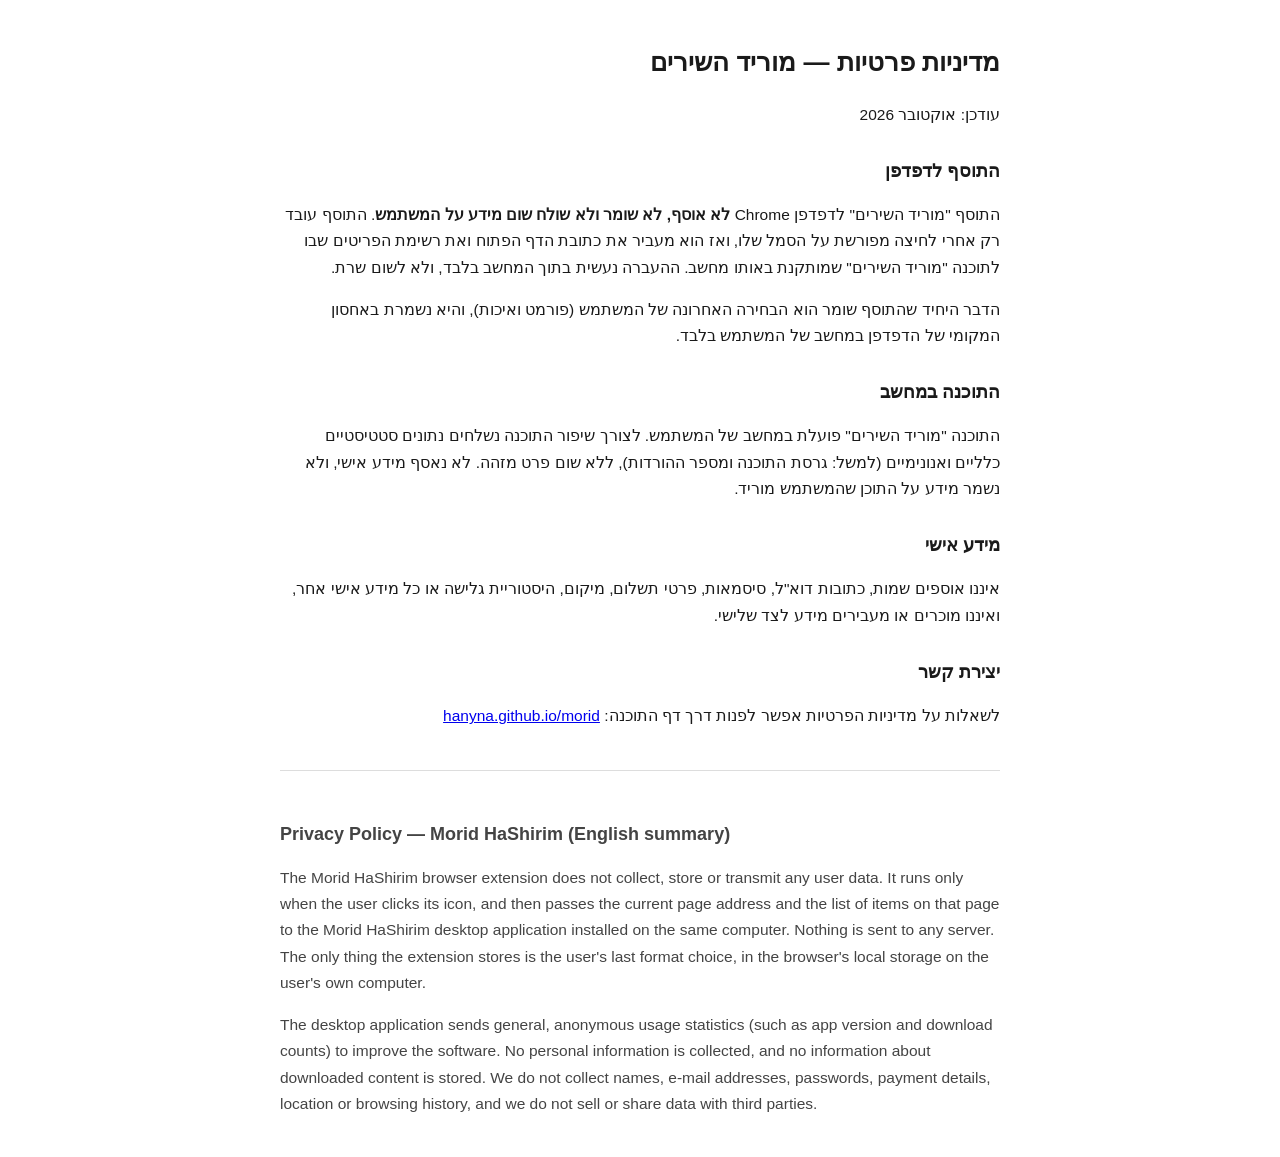
<file: privacy.html>
<!DOCTYPE html>
<html lang="he" dir="rtl">
<head>
<meta charset="UTF-8">
<meta name="viewport" content="width=device-width, initial-scale=1">
<title>מדיניות פרטיות — מוריד השירים</title>
<style>
body{max-width:720px;margin:40px auto;padding:0 20px;font-family:'Segoe UI',Arial,sans-serif;line-height:1.7;color:#1a1a1a}
h1{font-size:26px}h2{font-size:18px;margin-top:28px}
p,li{font-size:15.5px}
.en{direction:ltr;text-align:left;border-top:1px solid #ddd;margin-top:40px;padding-top:20px;color:#444}
</style>
</head>
<body>
<h1>מדיניות פרטיות — מוריד השירים</h1>
<p>עודכן: אוקטובר 2026</p>

<h2>התוסף לדפדפן</h2>
<p>התוסף "מוריד השירים" לדפדפן Chrome <strong>לא אוסף, לא שומר ולא שולח שום מידע על המשתמש</strong>. התוסף עובד רק אחרי לחיצה מפורשת על הסמל שלו, ואז הוא מעביר את כתובת הדף הפתוח ואת רשימת הפריטים שבו לתוכנה "מוריד השירים" שמותקנת באותו מחשב. ההעברה נעשית בתוך המחשב בלבד, ולא לשום שרת.</p>
<p>הדבר היחיד שהתוסף שומר הוא הבחירה האחרונה של המשתמש (פורמט ואיכות), והיא נשמרת באחסון המקומי של הדפדפן במחשב של המשתמש בלבד.</p>

<h2>התוכנה במחשב</h2>
<p>התוכנה "מוריד השירים" פועלת במחשב של המשתמש. לצורך שיפור התוכנה נשלחים נתונים סטטיסטיים כלליים ואנונימיים (למשל: גרסת התוכנה ומספר ההורדות), ללא שום פרט מזהה. לא נאסף מידע אישי, ולא נשמר מידע על התוכן שהמשתמש מוריד.</p>

<h2>מידע אישי</h2>
<p>איננו אוספים שמות, כתובות דוא"ל, סיסמאות, פרטי תשלום, מיקום, היסטוריית גלישה או כל מידע אישי אחר, ואיננו מוכרים או מעבירים מידע לצד שלישי.</p>

<h2>יצירת קשר</h2>
<p>לשאלות על מדיניות הפרטיות אפשר לפנות דרך דף התוכנה: <a href="https://hanyna.github.io/morid/">hanyna.github.io/morid</a></p>

<div class="en">
<h2>Privacy Policy — Morid HaShirim (English summary)</h2>
<p>The Morid HaShirim browser extension does not collect, store or transmit any user data. It runs only when the user clicks its icon, and then passes the current page address and the list of items on that page to the Morid HaShirim desktop application installed on the same computer. Nothing is sent to any server. The only thing the extension stores is the user's last format choice, in the browser's local storage on the user's own computer.</p>
<p>The desktop application sends general, anonymous usage statistics (such as app version and download counts) to improve the software. No personal information is collected, and no information about downloaded content is stored. We do not collect names, e-mail addresses, passwords, payment details, location or browsing history, and we do not sell or share data with third parties.</p>
</div>
</body>
</html>
</file>
